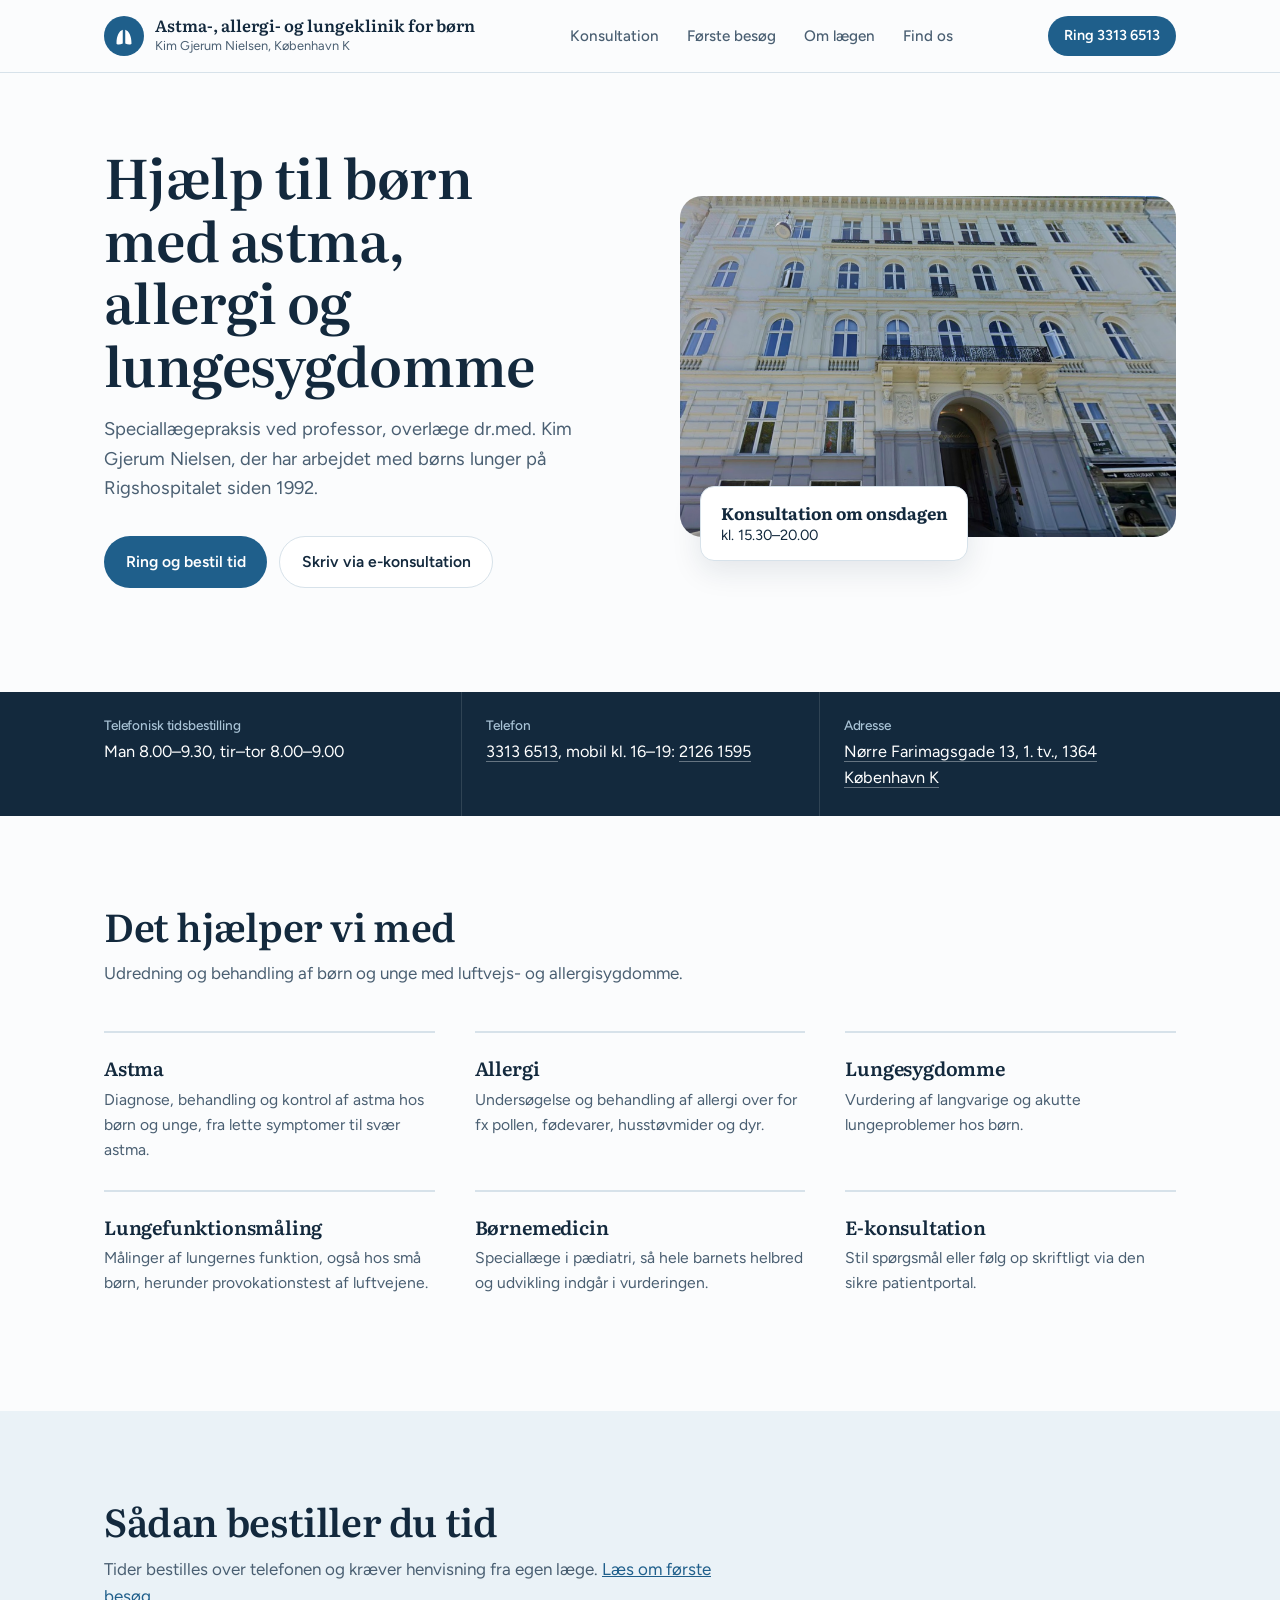
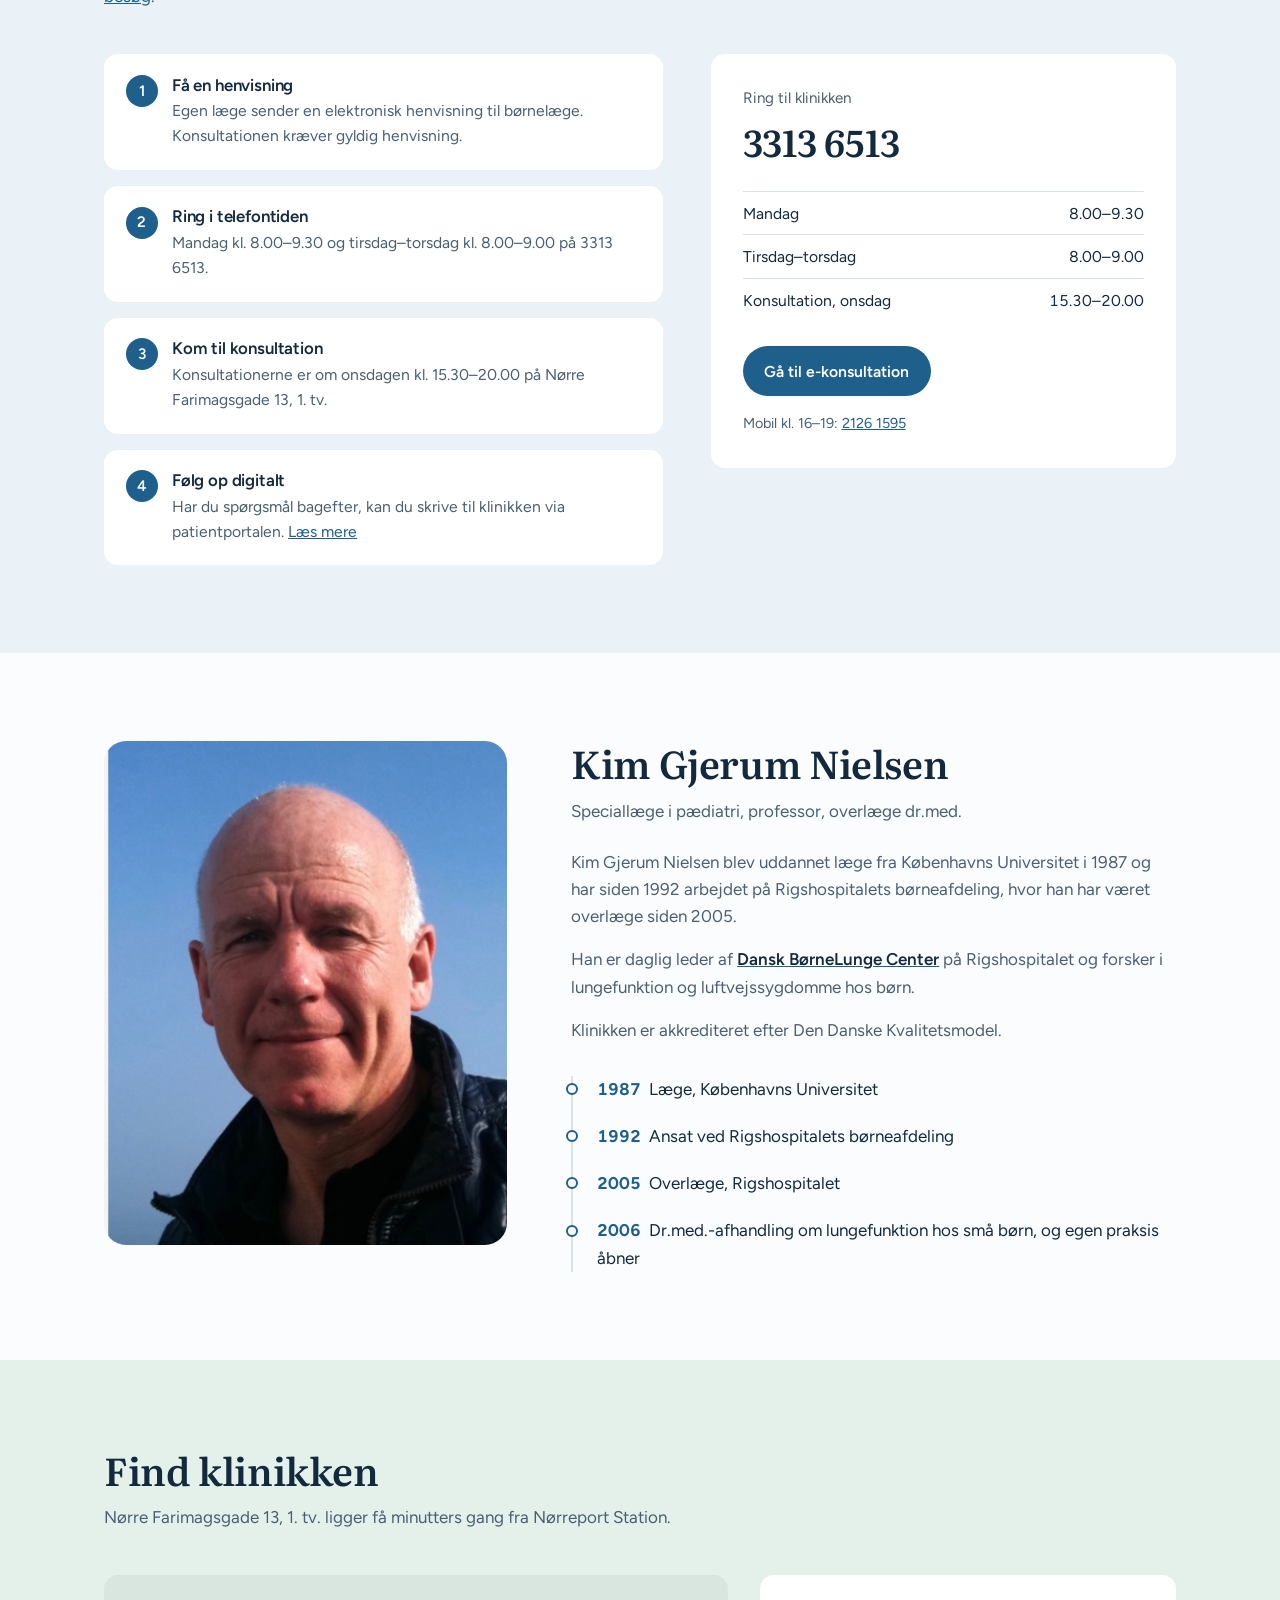
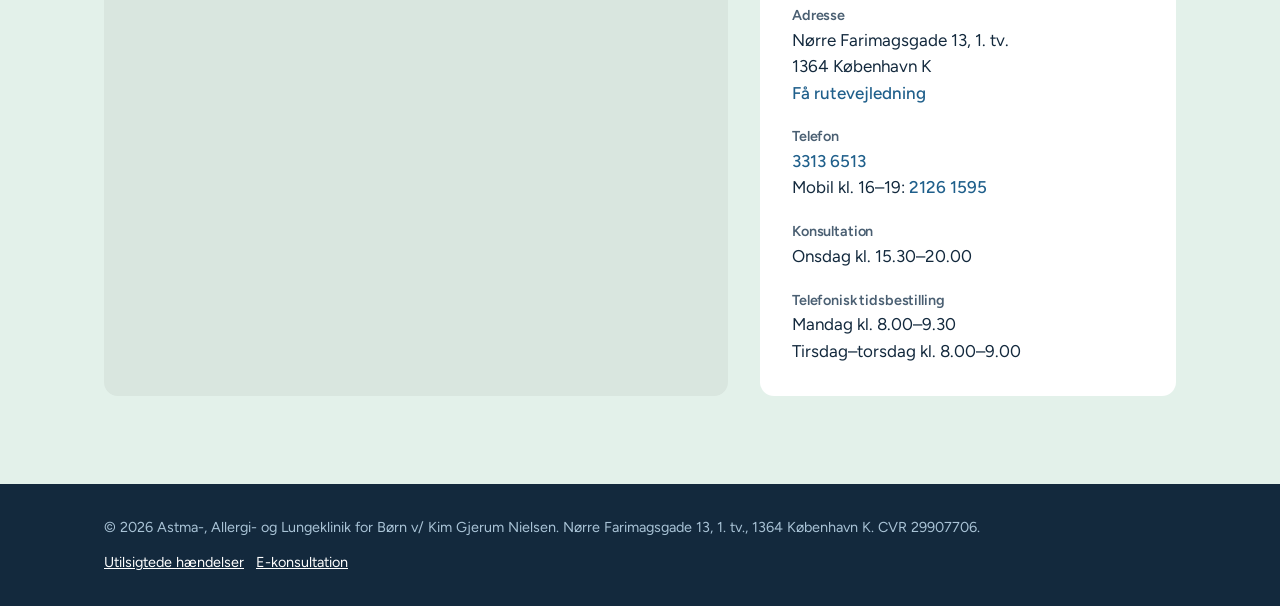
<file: index.html>
<!DOCTYPE html>
<html lang="da">
<head>
<meta charset="UTF-8">
<meta name="viewport" content="width=device-width, initial-scale=1">
<title>Astma-, allergi- og lungeklinik for børn | Kim Gjerum Nielsen, København K</title>
<meta name="description" content="Speciallægepraksis for børn med astma, allergi og lungesygdomme ved professor, overlæge dr.med. Kim Gjerum Nielsen. Nørre Farimagsgade 13, 1364 København K. Tlf. 3313 6513.">
<link rel="canonical" href="https://boerneastmaallergilunge.dk/">
<link rel="icon" href="data:image/svg+xml,<svg xmlns='http://www.w3.org/2000/svg' viewBox='0 0 32 32'><circle cx='16' cy='16' r='16' fill='%231f5f8b'/><path d='M10 22c0-6 2-10 5-11v11c-2 1-5 1-5 0zm12 0c0-6-2-10-5-11v11c2 1 5 1 5 0z' fill='white'/></svg>">
<link rel="preconnect" href="https://fonts.googleapis.com">
<link rel="preconnect" href="https://fonts.gstatic.com" crossorigin>
<link href="https://fonts.googleapis.com/css2?family=Literata:opsz,wght@7..72,400;7..72,600&family=Figtree:wght@400;500;600&display=swap" rel="stylesheet">
<link rel="stylesheet" href="style.css">
</head>
<body>
<header>
  <div class="wrap bar">
    <a href="./" class="brand" aria-label="Forside">
      <svg width="40" height="40" viewBox="0 0 32 32" aria-hidden="true"><circle cx="16" cy="16" r="16" fill="#1f5f8b"/><path d="M10 22c0-6 2-10 5-11v11c-2 1-5 1-5 0zm12 0c0-6-2-10-5-11v11c2 1 5 1 5 0z" fill="#fff"/></svg>
      <span><strong>Astma-, allergi- og lungeklinik for børn</strong><small>Kim Gjerum Nielsen, København K</small></span>
    </a>
    <button class="menu-toggle" aria-expanded="false" aria-controls="menu">Menu</button>
    <ul class="menu" id="menu">
      <li><a href="konsultation/">Konsultation</a></li>
      <li><a href="ny-patient/">Første besøg</a></li>
      <li><a href="#om">Om lægen</a></li>
      <li><a href="find-os/">Find os</a></li>
    </ul>
    <a href="tel:33136513" class="btn btn-solid btn-small">Ring 3313 6513</a>
  </div>
</header>

<main>
  <div class="hero">
    <div class="wrap hero-grid">
      <div>
        <h1>Hjælp til børn med astma, allergi og lungesygdomme</h1>
        <p>Speciallægepraksis ved professor, overlæge dr.med. Kim Gjerum Nielsen, der har arbejdet med børns lunger på Rigshospitalet siden 1992.</p>
        <div class="actions">
          <a href="tel:33136513" class="btn btn-solid">Ring og bestil tid</a>
          <a href="https://patientportal.egclinea.com/?id=648" target="_blank" rel="noopener" class="btn btn-line">Skriv via e-konsultation</a>
        </div>
      </div>
      <figure class="hero-photo">
        <img src="billeder/klinik.jpg" alt="Klinikken på Nørre Farimagsgade" width="1600" height="1100">
        <figcaption><strong>Konsultation om onsdagen</strong>kl. 15.30–20.00</figcaption>
      </figure>
    </div>
  </div>

  <div class="band">
    <div class="wrap band-grid">
      <div class="band-item">
        <h3>Telefonisk tidsbestilling</h3>
        <p>Man 8.00–9.30, tir–tor 8.00–9.00</p>
      </div>
      <div class="band-item">
        <h3>Telefon</h3>
        <p><a href="tel:33136513">3313 6513</a>, mobil kl. 16–19: <a href="tel:21261595">2126 1595</a></p>
      </div>
      <div class="band-item">
        <h3>Adresse</h3>
        <p><a href="#find">Nørre Farimagsgade 13, 1. tv., 1364 København K</a></p>
      </div>
    </div>
  </div>

  <section id="behandling">
    <div class="wrap">
      <div class="head">
        <h2>Det hjælper vi med</h2>
        <p>Udredning og behandling af børn og unge med luftvejs- og allergisygdomme.</p>
      </div>
      <div class="areas">
        <div class="area"><h3>Astma</h3><p>Diagnose, behandling og kontrol af astma hos børn og unge, fra lette symptomer til svær astma.</p></div>
        <div class="area"><h3>Allergi</h3><p>Undersøgelse og behandling af allergi over for fx pollen, fødevarer, husstøvmider og dyr.</p></div>
        <div class="area"><h3>Lungesygdomme</h3><p>Vurdering af langvarige og akutte lungeproblemer hos børn.</p></div>
        <div class="area"><h3>Lungefunktionsmåling</h3><p>Målinger af lungernes funktion, også hos små børn, herunder provokationstest af luftvejene.</p></div>
        <div class="area"><h3>Børnemedicin</h3><p>Speciallæge i pædiatri, så hele barnets helbred og udvikling indgår i vurderingen.</p></div>
        <div class="area"><h3>E-konsultation</h3><p>Stil spørgsmål eller følg op skriftligt via den sikre patientportal.</p></div>
      </div>
    </div>
  </section>

  <section id="tid" class="booking">
    <div class="wrap">
      <div class="head">
        <h2>Sådan bestiller du tid</h2>
        <p>Tider bestilles over telefonen og kræver henvisning fra egen læge. <a href="ny-patient/">Læs om første besøg</a>.</p>
      </div>
      <div class="booking-grid">
        <ol class="steps">
          <li><h3>Få en henvisning</h3><p>Egen læge sender en elektronisk henvisning til børnelæge. Konsultationen kræver gyldig henvisning.</p></li>
          <li><h3>Ring i telefontiden</h3><p>Mandag kl. 8.00–9.30 og tirsdag–torsdag kl. 8.00–9.00 på 3313 6513.</p></li>
          <li><h3>Kom til konsultation</h3><p>Konsultationerne er om onsdagen kl. 15.30–20.00 på Nørre Farimagsgade 13, 1. tv.</p></li>
          <li><h3>Følg op digitalt</h3><p>Har du spørgsmål bagefter, kan du skrive til klinikken via patientportalen. <a href="telefonkonsultation1/">Læs mere</a></p></li>
        </ol>
        <div class="callbox">
          <p class="label">Ring til klinikken</p>
          <a href="tel:33136513" class="phone">3313 6513</a>
          <table class="times">
            <tr><td>Mandag</td><td>8.00–9.30</td></tr>
            <tr><td>Tirsdag–torsdag</td><td>8.00–9.00</td></tr>
            <tr><td>Konsultation, onsdag</td><td>15.30–20.00</td></tr>
          </table>
          <a href="https://patientportal.egclinea.com/?id=648" target="_blank" rel="noopener" class="btn btn-solid">Gå til e-konsultation</a>
          <p class="note">Mobil kl. 16–19: <a href="tel:21261595">2126 1595</a></p>
        </div>
      </div>
    </div>
  </section>

  <section id="om">
    <div class="wrap about-grid">
      <img src="billeder/portraet.jpg" alt="Kim Gjerum Nielsen" width="800" height="1000">
      <div class="about-text">
        <div class="head" style="margin-bottom:1.5rem">
          <h2>Kim Gjerum Nielsen</h2>
          <p>Speciallæge i pædiatri, professor, overlæge dr.med.</p>
        </div>
        <p>Kim Gjerum Nielsen blev uddannet læge fra Københavns Universitet i 1987 og har siden 1992 arbejdet på Rigshospitalets børneafdeling, hvor han har været overlæge siden 2005.</p>
        <p>Han er daglig leder af <a href="https://www.rigshospitalet.dk/afdelinger-og-klinikker/julianemarie/boerne-unge-klinikken/dansk-boernelungecenter/Sider/default.aspx" target="_blank" rel="noopener"><strong>Dansk BørneLunge Center</strong></a> på Rigshospitalet og forsker i lungefunktion og luftvejssygdomme hos børn.</p>
        <p>Klinikken er akkrediteret efter Den Danske Kvalitetsmodel.</p>
        <ul class="timeline">
          <li><b>1987</b>Læge, Københavns Universitet</li>
          <li><b>1992</b>Ansat ved Rigshospitalets børneafdeling</li>
          <li><b>2005</b>Overlæge, Rigshospitalet</li>
          <li><b>2006</b>Dr.med.-afhandling om lungefunktion hos små børn, og egen praksis åbner</li>
        </ul>
      </div>
    </div>
  </section>

  <section id="find" class="find">
    <div class="wrap">
      <div class="head">
        <h2>Find klinikken</h2>
        <p>Nørre Farimagsgade 13, 1. tv. ligger få minutters gang fra Nørreport Station.</p>
      </div>
      <div class="find-grid">
        <div class="map">
          <iframe
            src="https://maps.google.com/maps?q=N%C3%B8rre%20Farimagsgade%2013%2C%201364%20K%C3%B8benhavn%20K&z=16&output=embed"
            title="Kort over Nørre Farimagsgade 13, København K"
            loading="lazy" referrerpolicy="no-referrer-when-downgrade" allowfullscreen></iframe>
        </div>
        <div class="contact">
          <div><h3>Adresse</h3><p>Nørre Farimagsgade 13, 1. tv.<br>1364 København K</p><p><a href="https://www.google.com/maps/dir/?api=1&destination=N%C3%B8rre%20Farimagsgade%2013%2C%201364%20K%C3%B8benhavn%20K" target="_blank" rel="noopener">Få rutevejledning</a></p></div>
          <div><h3>Telefon</h3><p><a href="tel:33136513">3313 6513</a><br>Mobil kl. 16–19: <a href="tel:21261595">2126 1595</a></p></div>
          <div><h3>Konsultation</h3><p>Onsdag kl. 15.30–20.00</p></div>
          <div><h3>Telefonisk tidsbestilling</h3><p>Mandag kl. 8.00–9.30<br>Tirsdag–torsdag kl. 8.00–9.00</p></div>
        </div>
      </div>
    </div>
  </section>
</main>

<footer>
  <div class="wrap foot">
    <p>© <span id="year">2026</span> Astma-, Allergi- og Lungeklinik for Børn v/ Kim Gjerum Nielsen. Nørre Farimagsgade 13, 1. tv., 1364 København K. CVR 29907706.</p>
    <p><a href="utilsigtede-haendelser/">Utilsigtede hændelser</a> &nbsp; <a href="https://patientportal.egclinea.com/?id=648" target="_blank" rel="noopener">E-konsultation</a></p>
  </div>
</footer>

<script>
  document.getElementById('year').textContent = new Date().getFullYear();
  const t = document.querySelector('.menu-toggle'), m = document.getElementById('menu');
  t.addEventListener('click', () => { const o = m.classList.toggle('open'); t.setAttribute('aria-expanded', o); });
  m.querySelectorAll('a').forEach(a => a.addEventListener('click', () => { m.classList.remove('open'); t.setAttribute('aria-expanded', false); }));
</script>
</body>
</html>
</file>
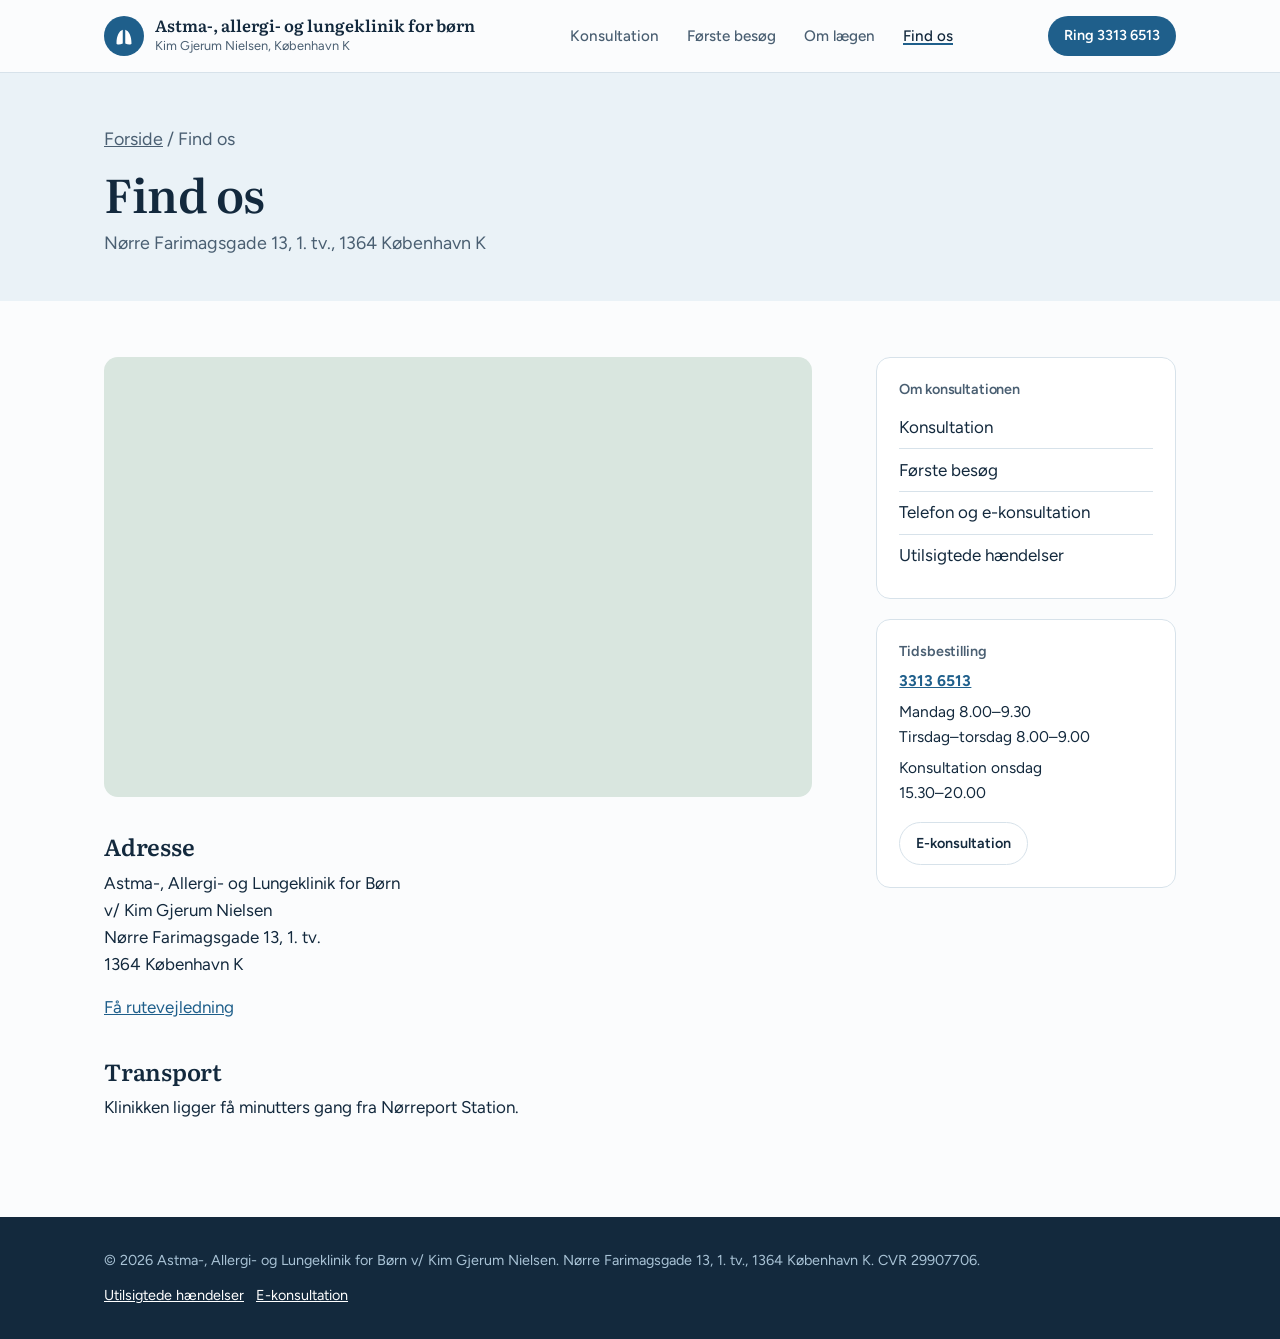
<file: find-os/index.html>
<!DOCTYPE html>
<html lang="da">
<head>
<meta charset="UTF-8">
<meta name="viewport" content="width=device-width, initial-scale=1">
<title>Find os | Astma-, allergi- og lungeklinik for børn</title>
<meta name="description" content="Astma-, allergi- og lungeklinik for børn ligger på Nørre Farimagsgade 13, 1. tv., 1364 København K, tæt på Nørreport Station.">
<link rel="canonical" href="https://boerneastmaallergilunge.dk/find-os/">
<link rel="icon" href="data:image/svg+xml,<svg xmlns='http://www.w3.org/2000/svg' viewBox='0 0 32 32'><circle cx='16' cy='16' r='16' fill='%231f5f8b'/><path d='M10 22c0-6 2-10 5-11v11c-2 1-5 1-5 0zm12 0c0-6-2-10-5-11v11c2 1 5 1 5 0z' fill='white'/></svg>">
<link rel="preconnect" href="https://fonts.googleapis.com">
<link rel="preconnect" href="https://fonts.gstatic.com" crossorigin>
<link href="https://fonts.googleapis.com/css2?family=Literata:opsz,wght@7..72,400;7..72,600&family=Figtree:wght@400;500;600&display=swap" rel="stylesheet">
<link rel="stylesheet" href="../style.css">
</head>
<body>
<header>
  <div class="wrap bar">
    <a href="../" class="brand" aria-label="Forside">
      <svg width="40" height="40" viewBox="0 0 32 32" aria-hidden="true"><circle cx="16" cy="16" r="16" fill="#1f5f8b"/><path d="M10 22c0-6 2-10 5-11v11c-2 1-5 1-5 0zm12 0c0-6-2-10-5-11v11c2 1 5 1 5 0z" fill="#fff"/></svg>
      <span><strong>Astma-, allergi- og lungeklinik for børn</strong><small>Kim Gjerum Nielsen, København K</small></span>
    </a>
    <button class="menu-toggle" aria-expanded="false" aria-controls="menu">Menu</button>
    <ul class="menu" id="menu">
      <li><a href="../konsultation/">Konsultation</a></li>
      <li><a href="../ny-patient/">Første besøg</a></li>
      <li><a href="../#om">Om lægen</a></li>
      <li><a href="../find-os/" class="active">Find os</a></li>
    </ul>
    <a href="tel:33136513" class="btn btn-solid btn-small">Ring 3313 6513</a>
  </div>
</header>

<main>
  <div class="page-head">
    <div class="wrap">
      <p class="crumbs"><a href="../">Forside</a> / Find os</p>
      <h1>Find os</h1>
      <p>Nørre Farimagsgade 13, 1. tv., 1364 København K</p>
    </div>
  </div>
  <div class="page">
    <div class="wrap page-grid">
      <div class="prose">

        <div class="map-full">
          <iframe src="https://maps.google.com/maps?q=N%C3%B8rre%20Farimagsgade%2013%2C%201364%20K%C3%B8benhavn%20K&z=16&output=embed" title="Kort over Nørre Farimagsgade 13, København K" loading="lazy" referrerpolicy="no-referrer-when-downgrade" allowfullscreen></iframe>
        </div>
        <h2>Adresse</h2>
        <p>Astma-, Allergi- og Lungeklinik for Børn<br>v/ Kim Gjerum Nielsen<br>Nørre Farimagsgade 13, 1. tv.<br>1364 København K</p>
        <p><a href="https://www.google.com/maps/dir/?api=1&destination=N%C3%B8rre%20Farimagsgade%2013%2C%201364%20K%C3%B8benhavn%20K" target="_blank" rel="noopener">Få rutevejledning</a></p>
        <h2>Transport</h2>
        <p>Klinikken ligger få minutters gang fra Nørreport Station.</p>
      </div>
      <aside class="side">
        <div class="side-box">
          <h2>Om konsultationen</h2>
          <ul class="subnav"><li><a href="../konsultation/">Konsultation</a></li><li><a href="../ny-patient/">Første besøg</a></li><li><a href="../telefonkonsultation1/">Telefon og e-konsultation</a></li><li><a href="../utilsigtede-haendelser/">Utilsigtede hændelser</a></li></ul>
        </div>
        <div class="side-box">
          <h2>Tidsbestilling</h2>
          <p><a href="tel:33136513"><strong>3313 6513</strong></a></p>
          <p>Mandag 8.00–9.30<br>Tirsdag–torsdag 8.00–9.00</p>
          <p>Konsultation onsdag<br>15.30–20.00</p>
          <a href="https://patientportal.egclinea.com/?id=648" target="_blank" rel="noopener" class="btn btn-line btn-small">E-konsultation</a>
        </div>
      </aside>
    </div>
  </div>
</main>

<footer>
  <div class="wrap foot">
    <p>© <span id="year">2026</span> Astma-, Allergi- og Lungeklinik for Børn v/ Kim Gjerum Nielsen. Nørre Farimagsgade 13, 1. tv., 1364 København K. CVR 29907706.</p>
    <p><a href="../utilsigtede-haendelser/">Utilsigtede hændelser</a> &nbsp; <a href="https://patientportal.egclinea.com/?id=648" target="_blank" rel="noopener">E-konsultation</a></p>
  </div>
</footer>

<script>
  document.getElementById('year').textContent = new Date().getFullYear();
  const t = document.querySelector('.menu-toggle'), m = document.getElementById('menu');
  t.addEventListener('click', () => { const o = m.classList.toggle('open'); t.setAttribute('aria-expanded', o); });
  m.querySelectorAll('a').forEach(a => a.addEventListener('click', () => { m.classList.remove('open'); t.setAttribute('aria-expanded', false); }));
</script>
</body>
</html>
</file>
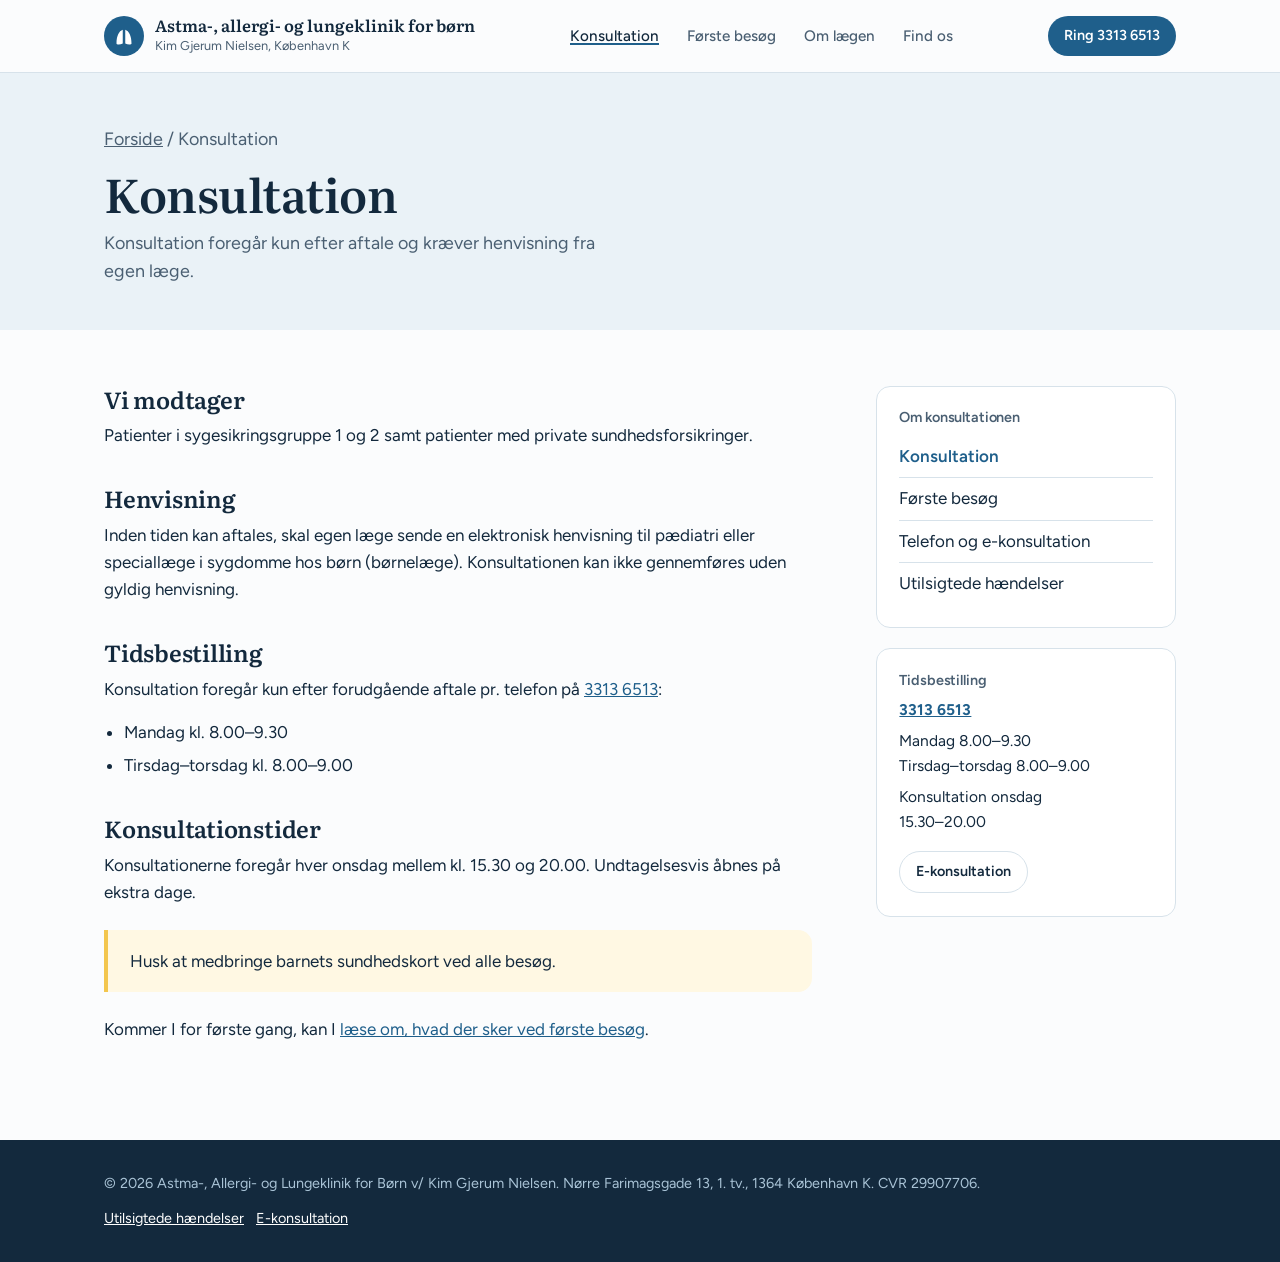
<file: konsultation/index.html>
<!DOCTYPE html>
<html lang="da">
<head>
<meta charset="UTF-8">
<meta name="viewport" content="width=device-width, initial-scale=1">
<title>Konsultation | Astma-, allergi- og lungeklinik for børn</title>
<meta name="description" content="Sådan foregår konsultation hos Astma-, allergi- og lungeklinik for børn: henvisning, tidsbestilling og åbningstider.">
<link rel="canonical" href="https://boerneastmaallergilunge.dk/konsultation/">
<link rel="icon" href="data:image/svg+xml,<svg xmlns='http://www.w3.org/2000/svg' viewBox='0 0 32 32'><circle cx='16' cy='16' r='16' fill='%231f5f8b'/><path d='M10 22c0-6 2-10 5-11v11c-2 1-5 1-5 0zm12 0c0-6-2-10-5-11v11c2 1 5 1 5 0z' fill='white'/></svg>">
<link rel="preconnect" href="https://fonts.googleapis.com">
<link rel="preconnect" href="https://fonts.gstatic.com" crossorigin>
<link href="https://fonts.googleapis.com/css2?family=Literata:opsz,wght@7..72,400;7..72,600&family=Figtree:wght@400;500;600&display=swap" rel="stylesheet">
<link rel="stylesheet" href="../style.css">
</head>
<body>
<header>
  <div class="wrap bar">
    <a href="../" class="brand" aria-label="Forside">
      <svg width="40" height="40" viewBox="0 0 32 32" aria-hidden="true"><circle cx="16" cy="16" r="16" fill="#1f5f8b"/><path d="M10 22c0-6 2-10 5-11v11c-2 1-5 1-5 0zm12 0c0-6-2-10-5-11v11c2 1 5 1 5 0z" fill="#fff"/></svg>
      <span><strong>Astma-, allergi- og lungeklinik for børn</strong><small>Kim Gjerum Nielsen, København K</small></span>
    </a>
    <button class="menu-toggle" aria-expanded="false" aria-controls="menu">Menu</button>
    <ul class="menu" id="menu">
      <li><a href="../konsultation/" class="active">Konsultation</a></li>
      <li><a href="../ny-patient/">Første besøg</a></li>
      <li><a href="../#om">Om lægen</a></li>
      <li><a href="../find-os/">Find os</a></li>
    </ul>
    <a href="tel:33136513" class="btn btn-solid btn-small">Ring 3313 6513</a>
  </div>
</header>

<main>
  <div class="page-head">
    <div class="wrap">
      <p class="crumbs"><a href="../">Forside</a> / Konsultation</p>
      <h1>Konsultation</h1>
      <p>Konsultation foregår kun efter aftale og kræver henvisning fra egen læge.</p>
    </div>
  </div>
  <div class="page">
    <div class="wrap page-grid">
      <div class="prose">

        <h2>Vi modtager</h2>
        <p>Patienter i sygesikringsgruppe 1 og 2 samt patienter med private sundhedsforsikringer.</p>

        <h2>Henvisning</h2>
        <p>Inden tiden kan aftales, skal egen læge sende en elektronisk henvisning til pædiatri eller speciallæge i sygdomme hos børn (børnelæge). Konsultationen kan ikke gennemføres uden gyldig henvisning.</p>

        <h2>Tidsbestilling</h2>
        <p>Konsultation foregår kun efter forudgående aftale pr. telefon på <a href="tel:33136513">3313 6513</a>:</p>
        <ul>
          <li>Mandag kl. 8.00–9.30</li>
          <li>Tirsdag–torsdag kl. 8.00–9.00</li>
        </ul>

        <h2>Konsultationstider</h2>
        <p>Konsultationerne foregår hver onsdag mellem kl. 15.30 og 20.00. Undtagelsesvis åbnes på ekstra dage.</p>

        <div class="callout">
          <p>Husk at medbringe barnets sundhedskort ved alle besøg.</p>
        </div>

        <p>Kommer I for første gang, kan I <a href="../ny-patient/">læse om, hvad der sker ved første besøg</a>.</p>
      </div>
      <aside class="side">
        <div class="side-box">
          <h2>Om konsultationen</h2>
          <ul class="subnav"><li><a href="../konsultation/" aria-current="page">Konsultation</a></li><li><a href="../ny-patient/">Første besøg</a></li><li><a href="../telefonkonsultation1/">Telefon og e-konsultation</a></li><li><a href="../utilsigtede-haendelser/">Utilsigtede hændelser</a></li></ul>
        </div>
        <div class="side-box">
          <h2>Tidsbestilling</h2>
          <p><a href="tel:33136513"><strong>3313 6513</strong></a></p>
          <p>Mandag 8.00–9.30<br>Tirsdag–torsdag 8.00–9.00</p>
          <p>Konsultation onsdag<br>15.30–20.00</p>
          <a href="https://patientportal.egclinea.com/?id=648" target="_blank" rel="noopener" class="btn btn-line btn-small">E-konsultation</a>
        </div>
      </aside>
    </div>
  </div>
</main>

<footer>
  <div class="wrap foot">
    <p>© <span id="year">2026</span> Astma-, Allergi- og Lungeklinik for Børn v/ Kim Gjerum Nielsen. Nørre Farimagsgade 13, 1. tv., 1364 København K. CVR 29907706.</p>
    <p><a href="../utilsigtede-haendelser/">Utilsigtede hændelser</a> &nbsp; <a href="https://patientportal.egclinea.com/?id=648" target="_blank" rel="noopener">E-konsultation</a></p>
  </div>
</footer>

<script>
  document.getElementById('year').textContent = new Date().getFullYear();
  const t = document.querySelector('.menu-toggle'), m = document.getElementById('menu');
  t.addEventListener('click', () => { const o = m.classList.toggle('open'); t.setAttribute('aria-expanded', o); });
  m.querySelectorAll('a').forEach(a => a.addEventListener('click', () => { m.classList.remove('open'); t.setAttribute('aria-expanded', false); }));
</script>
</body>
</html>
</file>
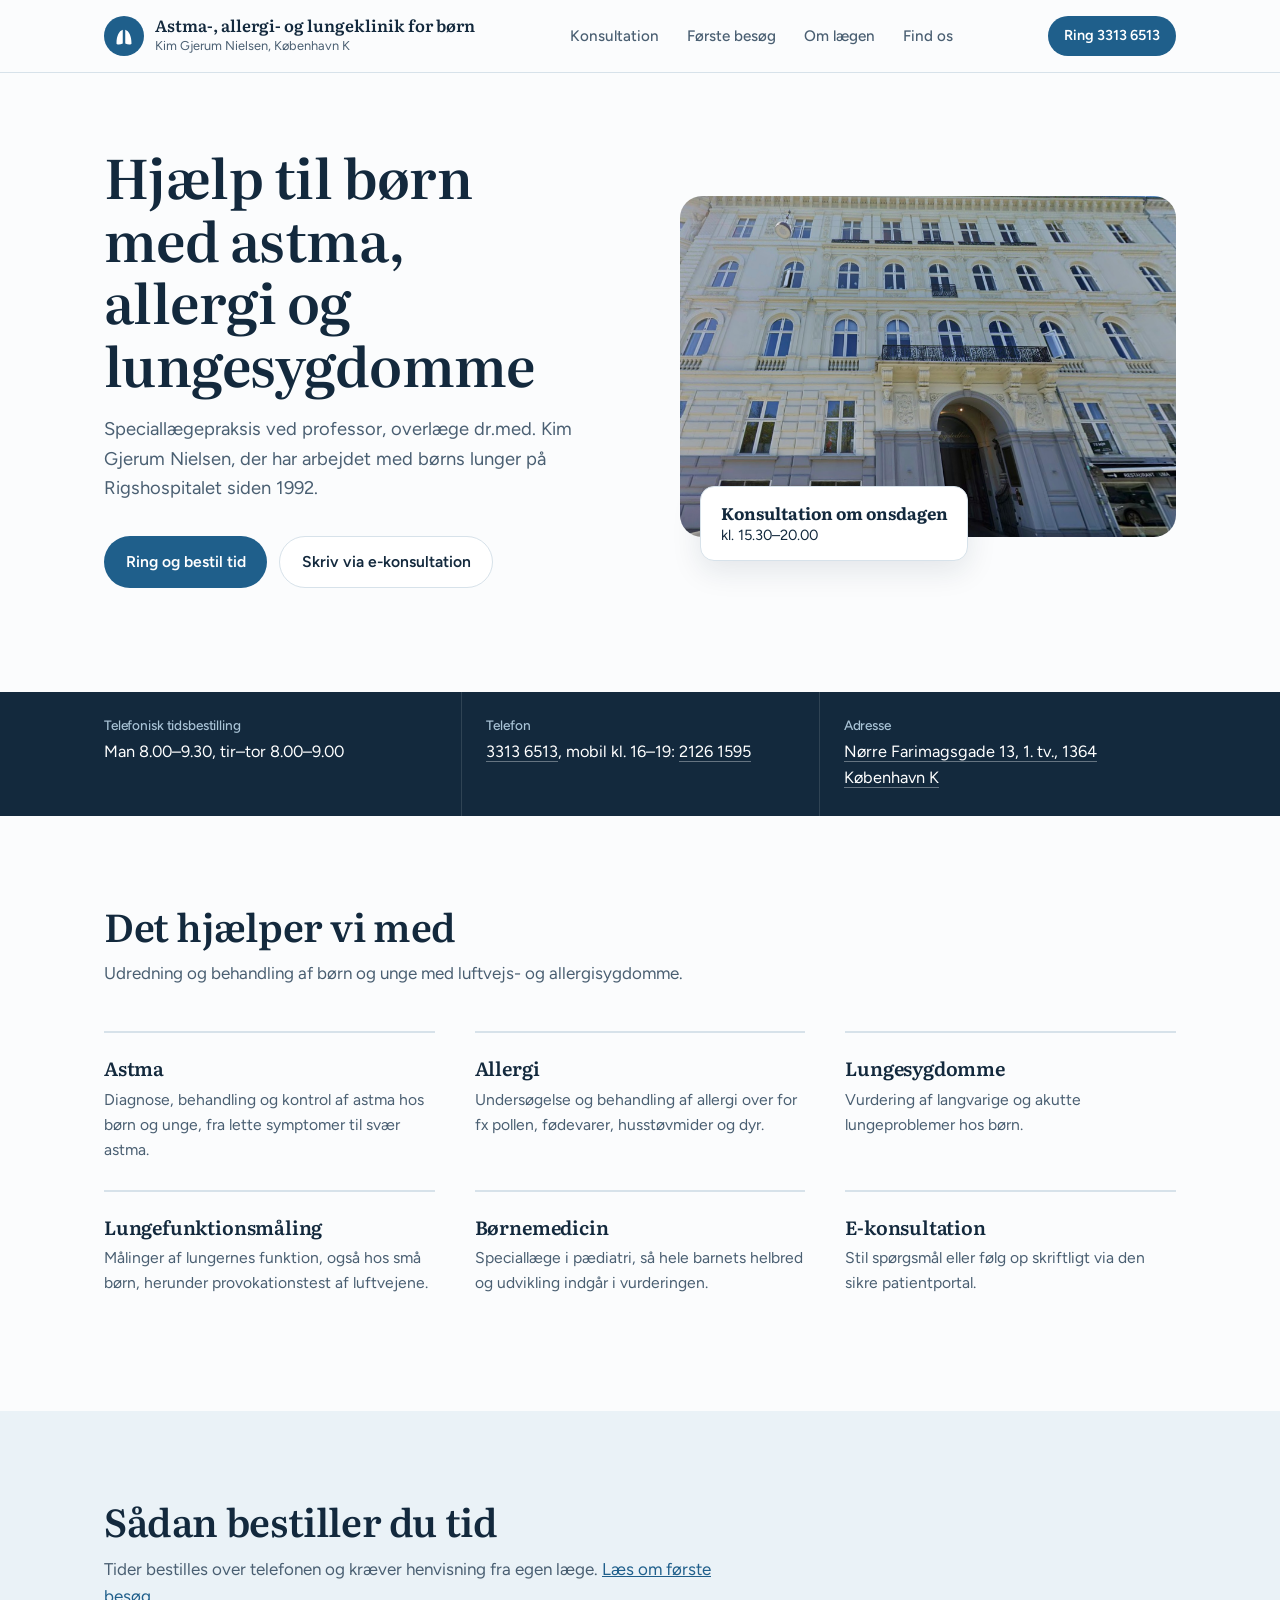
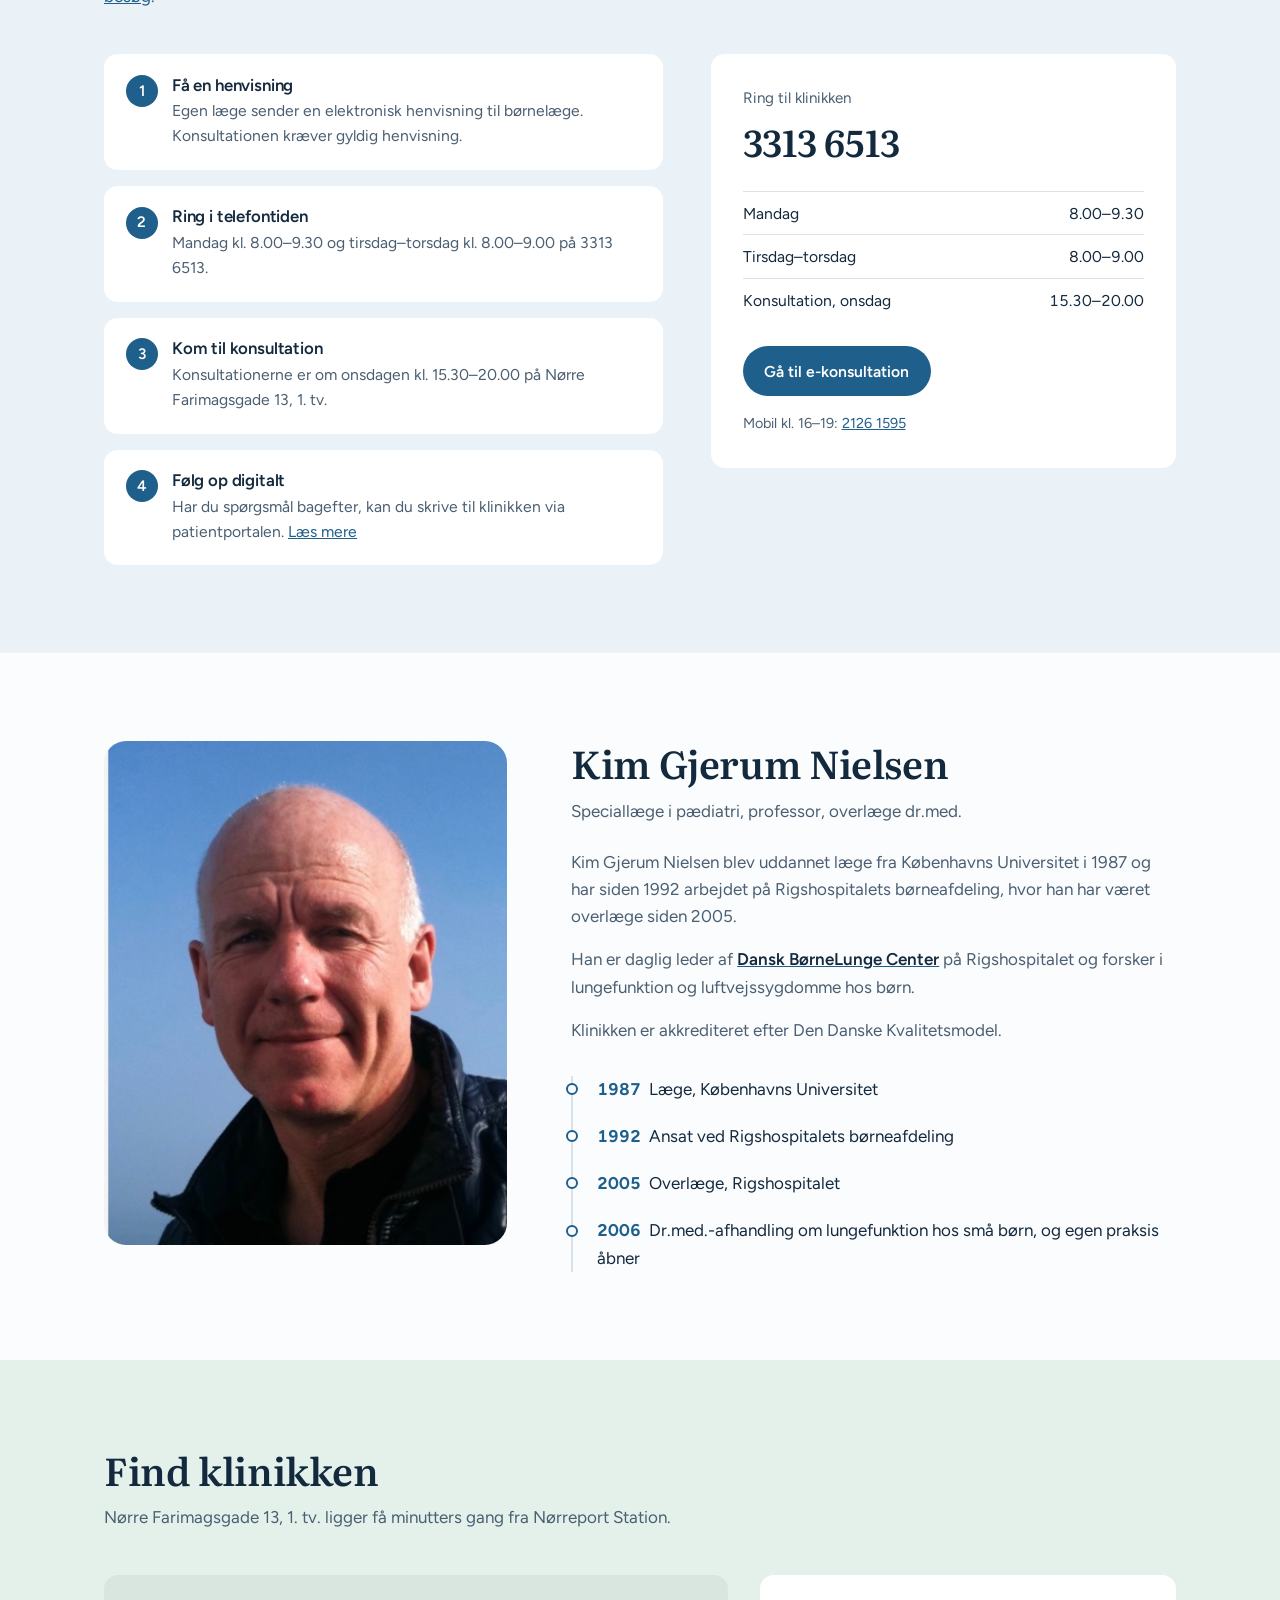
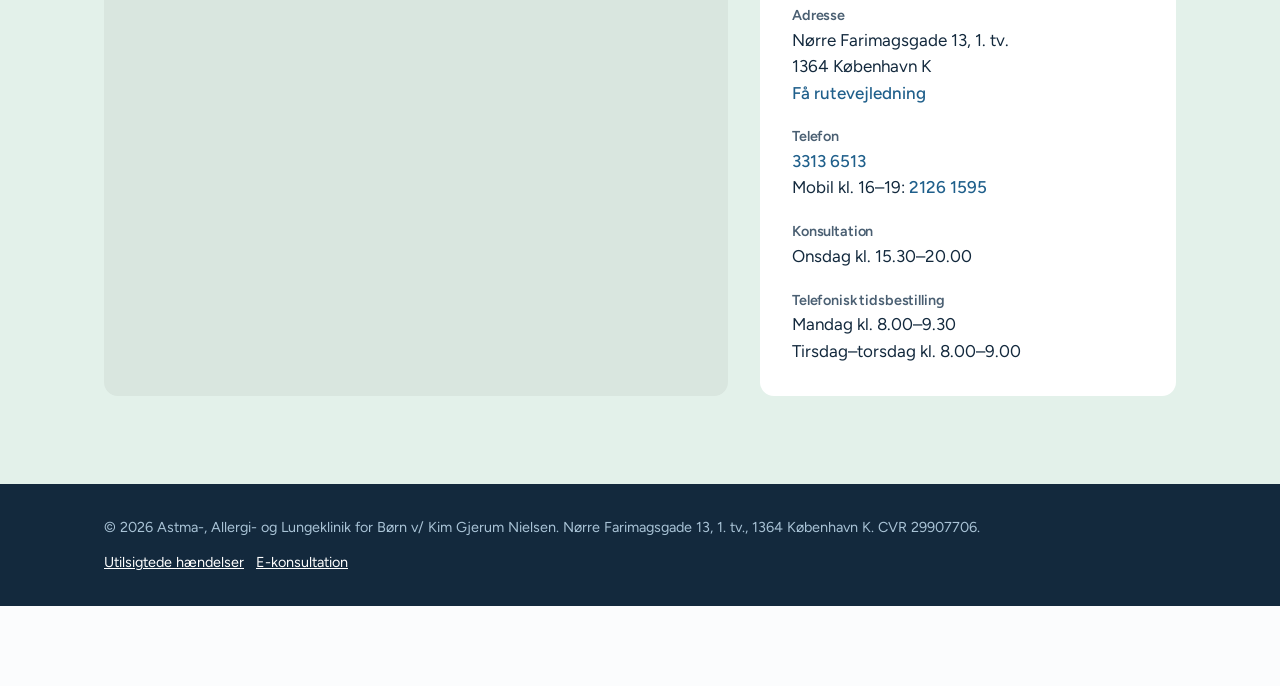
<file: links/index.html>
<!DOCTYPE html>
<html lang="da">
<head>
<meta charset="UTF-8">
<title>Siden er flyttet</title>
<link rel="canonical" href="https://boerneastmaallergilunge.dk/">
<meta name="robots" content="noindex">
<meta http-equiv="refresh" content="0; url=../">
</head>
<body>
<p>Siden er flyttet. <a href="../">Fortsæt her</a>.</p>
</body>
</html>
</file>
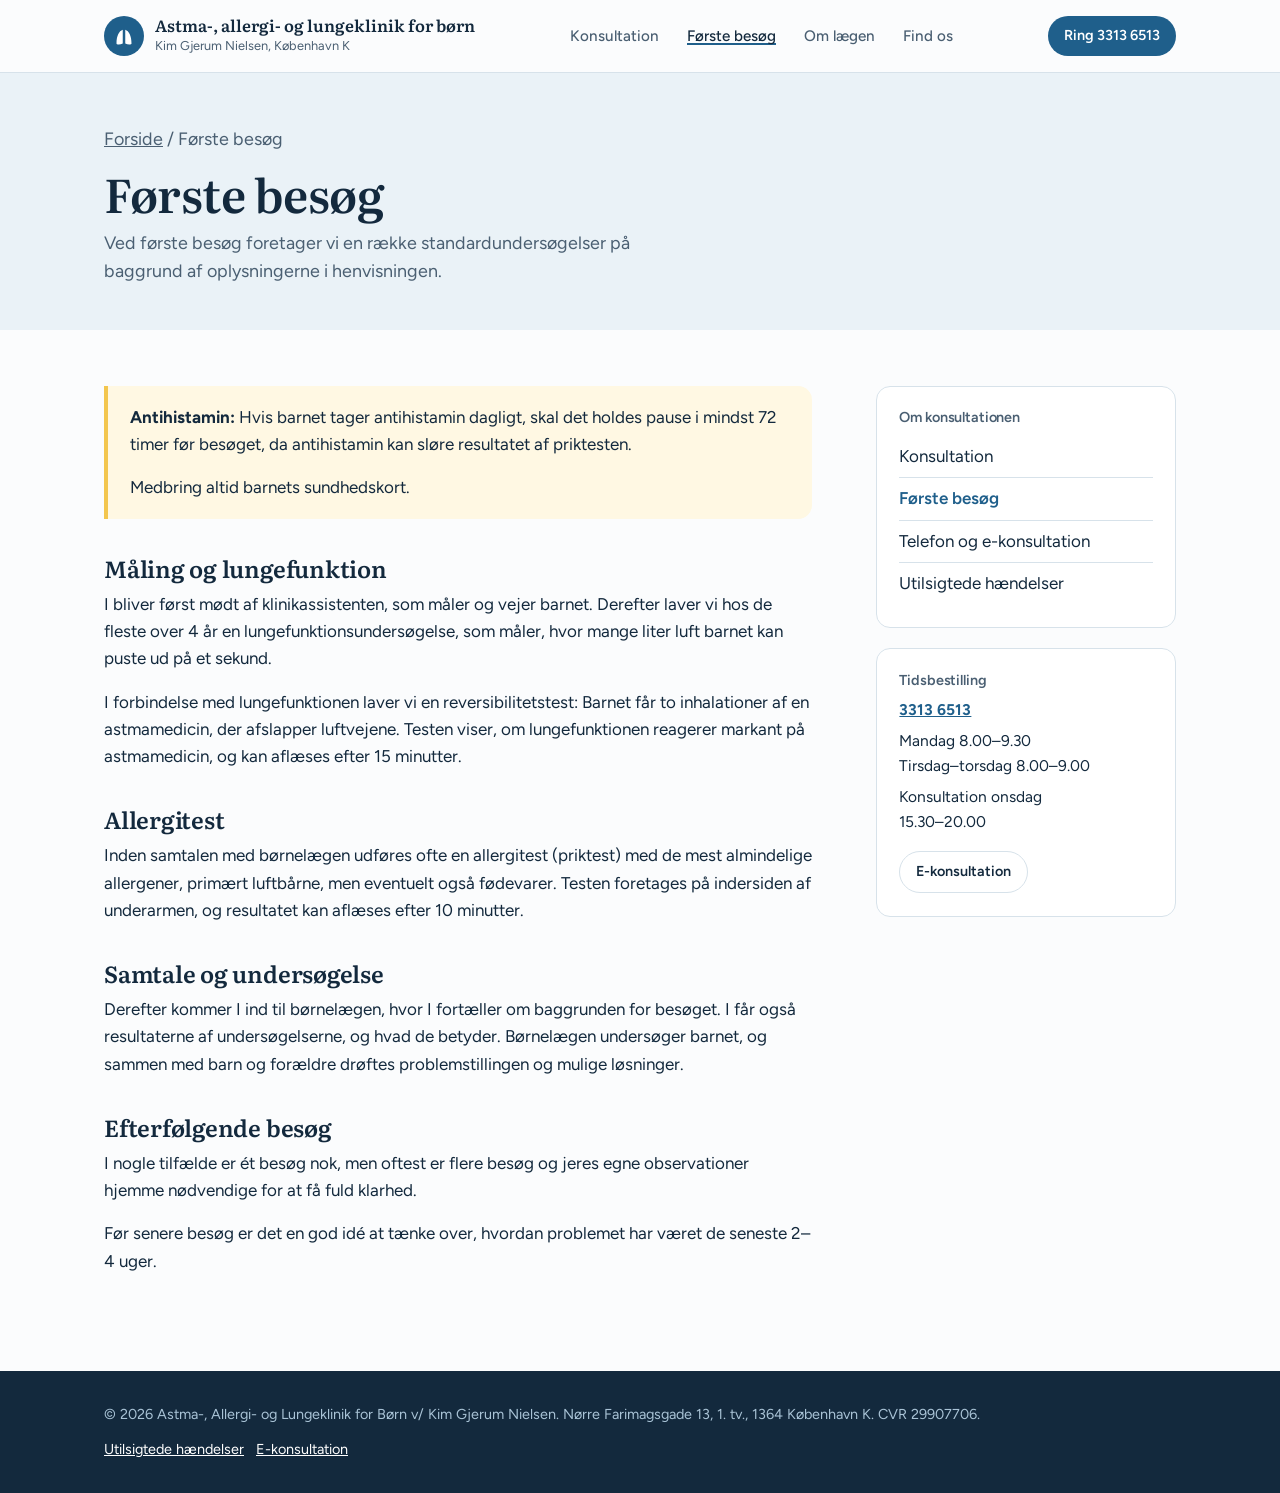
<file: ny-patient/index.html>
<!DOCTYPE html>
<html lang="da">
<head>
<meta charset="UTF-8">
<meta name="viewport" content="width=device-width, initial-scale=1">
<title>Første besøg | Astma-, allergi- og lungeklinik for børn</title>
<meta name="description" content="Hvad sker der ved første besøg i Astma-, allergi- og lungeklinik for børn? Lungefunktionsundersøgelse, priktest og samtale med børnelægen.">
<link rel="canonical" href="https://boerneastmaallergilunge.dk/ny-patient/">
<link rel="icon" href="data:image/svg+xml,<svg xmlns='http://www.w3.org/2000/svg' viewBox='0 0 32 32'><circle cx='16' cy='16' r='16' fill='%231f5f8b'/><path d='M10 22c0-6 2-10 5-11v11c-2 1-5 1-5 0zm12 0c0-6-2-10-5-11v11c2 1 5 1 5 0z' fill='white'/></svg>">
<link rel="preconnect" href="https://fonts.googleapis.com">
<link rel="preconnect" href="https://fonts.gstatic.com" crossorigin>
<link href="https://fonts.googleapis.com/css2?family=Literata:opsz,wght@7..72,400;7..72,600&family=Figtree:wght@400;500;600&display=swap" rel="stylesheet">
<link rel="stylesheet" href="../style.css">
</head>
<body>
<header>
  <div class="wrap bar">
    <a href="../" class="brand" aria-label="Forside">
      <svg width="40" height="40" viewBox="0 0 32 32" aria-hidden="true"><circle cx="16" cy="16" r="16" fill="#1f5f8b"/><path d="M10 22c0-6 2-10 5-11v11c-2 1-5 1-5 0zm12 0c0-6-2-10-5-11v11c2 1 5 1 5 0z" fill="#fff"/></svg>
      <span><strong>Astma-, allergi- og lungeklinik for børn</strong><small>Kim Gjerum Nielsen, København K</small></span>
    </a>
    <button class="menu-toggle" aria-expanded="false" aria-controls="menu">Menu</button>
    <ul class="menu" id="menu">
      <li><a href="../konsultation/">Konsultation</a></li>
      <li><a href="../ny-patient/" class="active">Første besøg</a></li>
      <li><a href="../#om">Om lægen</a></li>
      <li><a href="../find-os/">Find os</a></li>
    </ul>
    <a href="tel:33136513" class="btn btn-solid btn-small">Ring 3313 6513</a>
  </div>
</header>

<main>
  <div class="page-head">
    <div class="wrap">
      <p class="crumbs"><a href="../">Forside</a> / Første besøg</p>
      <h1>Første besøg</h1>
      <p>Ved første besøg foretager vi en række standardundersøgelser på baggrund af oplysningerne i henvisningen.</p>
    </div>
  </div>
  <div class="page">
    <div class="wrap page-grid">
      <div class="prose">

        <div class="callout">
          <p><strong>Antihistamin:</strong> Hvis barnet tager antihistamin dagligt, skal det holdes pause i mindst 72 timer før besøget, da antihistamin kan sløre resultatet af priktesten.</p>
          <p>Medbring altid barnets sundhedskort.</p>
        </div>

        <h2>Måling og lungefunktion</h2>
        <p>I bliver først mødt af klinikassistenten, som måler og vejer barnet. Derefter laver vi hos de fleste over 4 år en lungefunktionsundersøgelse, som måler, hvor mange liter luft barnet kan puste ud på et sekund.</p>
        <p>I forbindelse med lungefunktionen laver vi en reversibilitetstest: Barnet får to inhalationer af en astmamedicin, der afslapper luftvejene. Testen viser, om lungefunktionen reagerer markant på astmamedicin, og kan aflæses efter 15 minutter.</p>

        <h2>Allergitest</h2>
        <p>Inden samtalen med børnelægen udføres ofte en allergitest (priktest) med de mest almindelige allergener, primært luftbårne, men eventuelt også fødevarer. Testen foretages på indersiden af underarmen, og resultatet kan aflæses efter 10 minutter.</p>

        <h2>Samtale og undersøgelse</h2>
        <p>Derefter kommer I ind til børnelægen, hvor I fortæller om baggrunden for besøget. I får også resultaterne af undersøgelserne, og hvad de betyder. Børnelægen undersøger barnet, og sammen med barn og forældre drøftes problemstillingen og mulige løsninger.</p>

        <h2>Efterfølgende besøg</h2>
        <p>I nogle tilfælde er ét besøg nok, men oftest er flere besøg og jeres egne observationer hjemme nødvendige for at få fuld klarhed.</p>
        <p>Før senere besøg er det en god idé at tænke over, hvordan problemet har været de seneste 2–4 uger.</p>
      </div>
      <aside class="side">
        <div class="side-box">
          <h2>Om konsultationen</h2>
          <ul class="subnav"><li><a href="../konsultation/">Konsultation</a></li><li><a href="../ny-patient/" aria-current="page">Første besøg</a></li><li><a href="../telefonkonsultation1/">Telefon og e-konsultation</a></li><li><a href="../utilsigtede-haendelser/">Utilsigtede hændelser</a></li></ul>
        </div>
        <div class="side-box">
          <h2>Tidsbestilling</h2>
          <p><a href="tel:33136513"><strong>3313 6513</strong></a></p>
          <p>Mandag 8.00–9.30<br>Tirsdag–torsdag 8.00–9.00</p>
          <p>Konsultation onsdag<br>15.30–20.00</p>
          <a href="https://patientportal.egclinea.com/?id=648" target="_blank" rel="noopener" class="btn btn-line btn-small">E-konsultation</a>
        </div>
      </aside>
    </div>
  </div>
</main>

<footer>
  <div class="wrap foot">
    <p>© <span id="year">2026</span> Astma-, Allergi- og Lungeklinik for Børn v/ Kim Gjerum Nielsen. Nørre Farimagsgade 13, 1. tv., 1364 København K. CVR 29907706.</p>
    <p><a href="../utilsigtede-haendelser/">Utilsigtede hændelser</a> &nbsp; <a href="https://patientportal.egclinea.com/?id=648" target="_blank" rel="noopener">E-konsultation</a></p>
  </div>
</footer>

<script>
  document.getElementById('year').textContent = new Date().getFullYear();
  const t = document.querySelector('.menu-toggle'), m = document.getElementById('menu');
  t.addEventListener('click', () => { const o = m.classList.toggle('open'); t.setAttribute('aria-expanded', o); });
  m.querySelectorAll('a').forEach(a => a.addEventListener('click', () => { m.classList.remove('open'); t.setAttribute('aria-expanded', false); }));
</script>
</body>
</html>
</file>
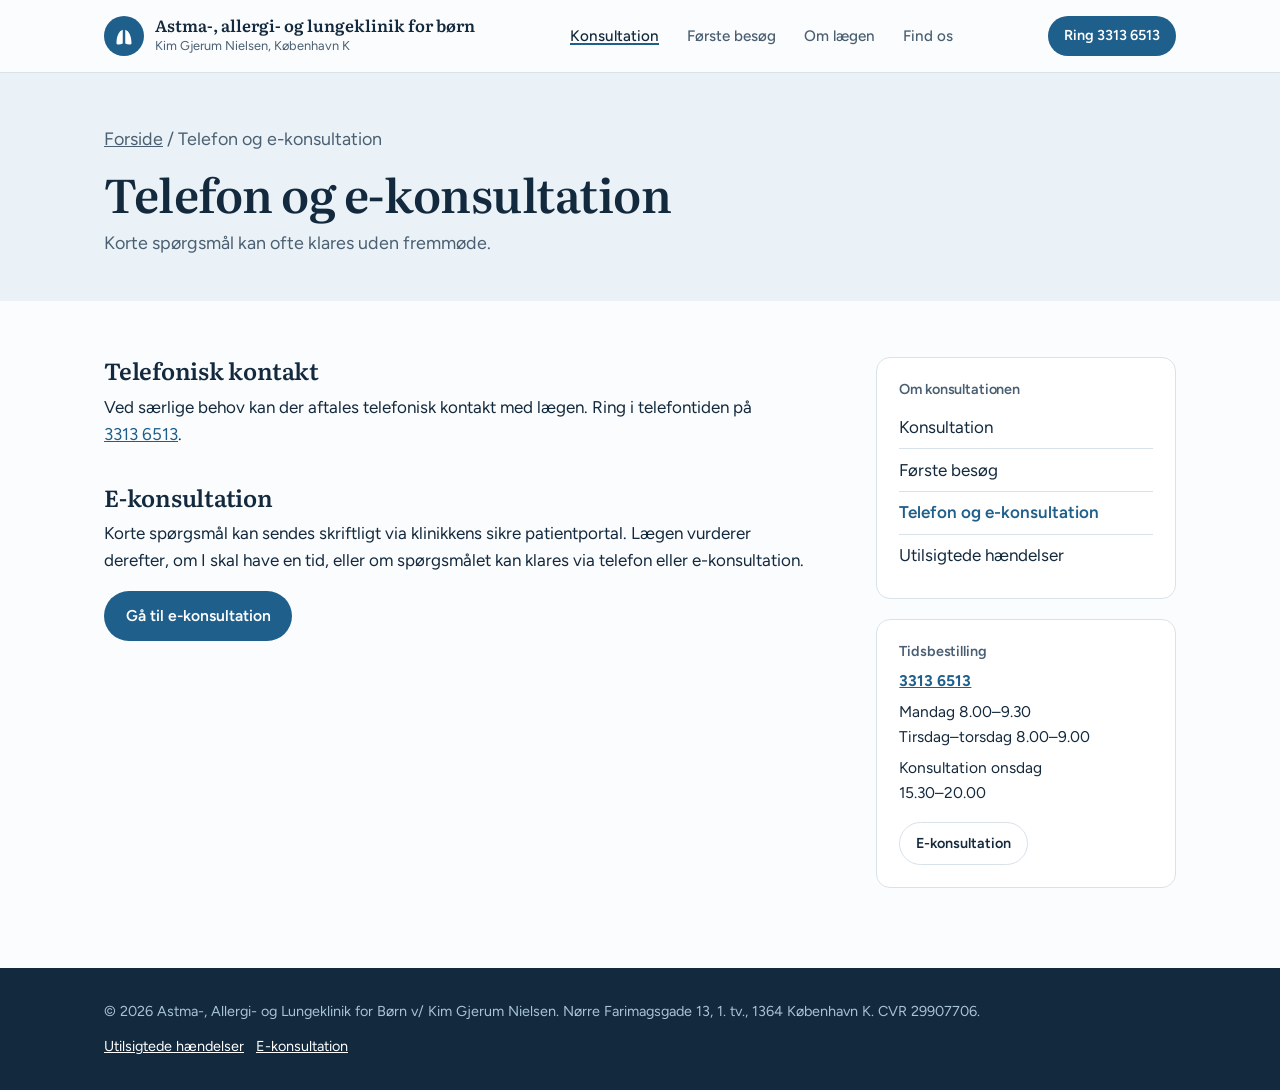
<file: telefonkonsultation1/index.html>
<!DOCTYPE html>
<html lang="da">
<head>
<meta charset="UTF-8">
<meta name="viewport" content="width=device-width, initial-scale=1">
<title>Telefon og e-konsultation | Astma-, allergi- og lungeklinik for børn</title>
<meta name="description" content="Telefonisk kontakt og e-konsultation hos Astma-, allergi- og lungeklinik for børn.">
<link rel="canonical" href="https://boerneastmaallergilunge.dk/telefonkonsultation1/">
<link rel="icon" href="data:image/svg+xml,<svg xmlns='http://www.w3.org/2000/svg' viewBox='0 0 32 32'><circle cx='16' cy='16' r='16' fill='%231f5f8b'/><path d='M10 22c0-6 2-10 5-11v11c-2 1-5 1-5 0zm12 0c0-6-2-10-5-11v11c2 1 5 1 5 0z' fill='white'/></svg>">
<link rel="preconnect" href="https://fonts.googleapis.com">
<link rel="preconnect" href="https://fonts.gstatic.com" crossorigin>
<link href="https://fonts.googleapis.com/css2?family=Literata:opsz,wght@7..72,400;7..72,600&family=Figtree:wght@400;500;600&display=swap" rel="stylesheet">
<link rel="stylesheet" href="../style.css">
</head>
<body>
<header>
  <div class="wrap bar">
    <a href="../" class="brand" aria-label="Forside">
      <svg width="40" height="40" viewBox="0 0 32 32" aria-hidden="true"><circle cx="16" cy="16" r="16" fill="#1f5f8b"/><path d="M10 22c0-6 2-10 5-11v11c-2 1-5 1-5 0zm12 0c0-6-2-10-5-11v11c2 1 5 1 5 0z" fill="#fff"/></svg>
      <span><strong>Astma-, allergi- og lungeklinik for børn</strong><small>Kim Gjerum Nielsen, København K</small></span>
    </a>
    <button class="menu-toggle" aria-expanded="false" aria-controls="menu">Menu</button>
    <ul class="menu" id="menu">
      <li><a href="../konsultation/" class="active">Konsultation</a></li>
      <li><a href="../ny-patient/">Første besøg</a></li>
      <li><a href="../#om">Om lægen</a></li>
      <li><a href="../find-os/">Find os</a></li>
    </ul>
    <a href="tel:33136513" class="btn btn-solid btn-small">Ring 3313 6513</a>
  </div>
</header>

<main>
  <div class="page-head">
    <div class="wrap">
      <p class="crumbs"><a href="../">Forside</a> / Telefon og e-konsultation</p>
      <h1>Telefon og e-konsultation</h1>
      <p>Korte spørgsmål kan ofte klares uden fremmøde.</p>
    </div>
  </div>
  <div class="page">
    <div class="wrap page-grid">
      <div class="prose">

        <h2>Telefonisk kontakt</h2>
        <p>Ved særlige behov kan der aftales telefonisk kontakt med lægen. Ring i telefontiden på <a href="tel:33136513">3313 6513</a>.</p>

        <h2>E-konsultation</h2>
        <p>Korte spørgsmål kan sendes skriftligt via klinikkens sikre patientportal. Lægen vurderer derefter, om I skal have en tid, eller om spørgsmålet kan klares via telefon eller e-konsultation.</p>
        <p><a href="https://patientportal.egclinea.com/?id=648" target="_blank" rel="noopener" class="btn btn-solid">Gå til e-konsultation</a></p>
      </div>
      <aside class="side">
        <div class="side-box">
          <h2>Om konsultationen</h2>
          <ul class="subnav"><li><a href="../konsultation/">Konsultation</a></li><li><a href="../ny-patient/">Første besøg</a></li><li><a href="../telefonkonsultation1/" aria-current="page">Telefon og e-konsultation</a></li><li><a href="../utilsigtede-haendelser/">Utilsigtede hændelser</a></li></ul>
        </div>
        <div class="side-box">
          <h2>Tidsbestilling</h2>
          <p><a href="tel:33136513"><strong>3313 6513</strong></a></p>
          <p>Mandag 8.00–9.30<br>Tirsdag–torsdag 8.00–9.00</p>
          <p>Konsultation onsdag<br>15.30–20.00</p>
          <a href="https://patientportal.egclinea.com/?id=648" target="_blank" rel="noopener" class="btn btn-line btn-small">E-konsultation</a>
        </div>
      </aside>
    </div>
  </div>
</main>

<footer>
  <div class="wrap foot">
    <p>© <span id="year">2026</span> Astma-, Allergi- og Lungeklinik for Børn v/ Kim Gjerum Nielsen. Nørre Farimagsgade 13, 1. tv., 1364 København K. CVR 29907706.</p>
    <p><a href="../utilsigtede-haendelser/">Utilsigtede hændelser</a> &nbsp; <a href="https://patientportal.egclinea.com/?id=648" target="_blank" rel="noopener">E-konsultation</a></p>
  </div>
</footer>

<script>
  document.getElementById('year').textContent = new Date().getFullYear();
  const t = document.querySelector('.menu-toggle'), m = document.getElementById('menu');
  t.addEventListener('click', () => { const o = m.classList.toggle('open'); t.setAttribute('aria-expanded', o); });
  m.querySelectorAll('a').forEach(a => a.addEventListener('click', () => { m.classList.remove('open'); t.setAttribute('aria-expanded', false); }));
</script>
</body>
</html>
</file>
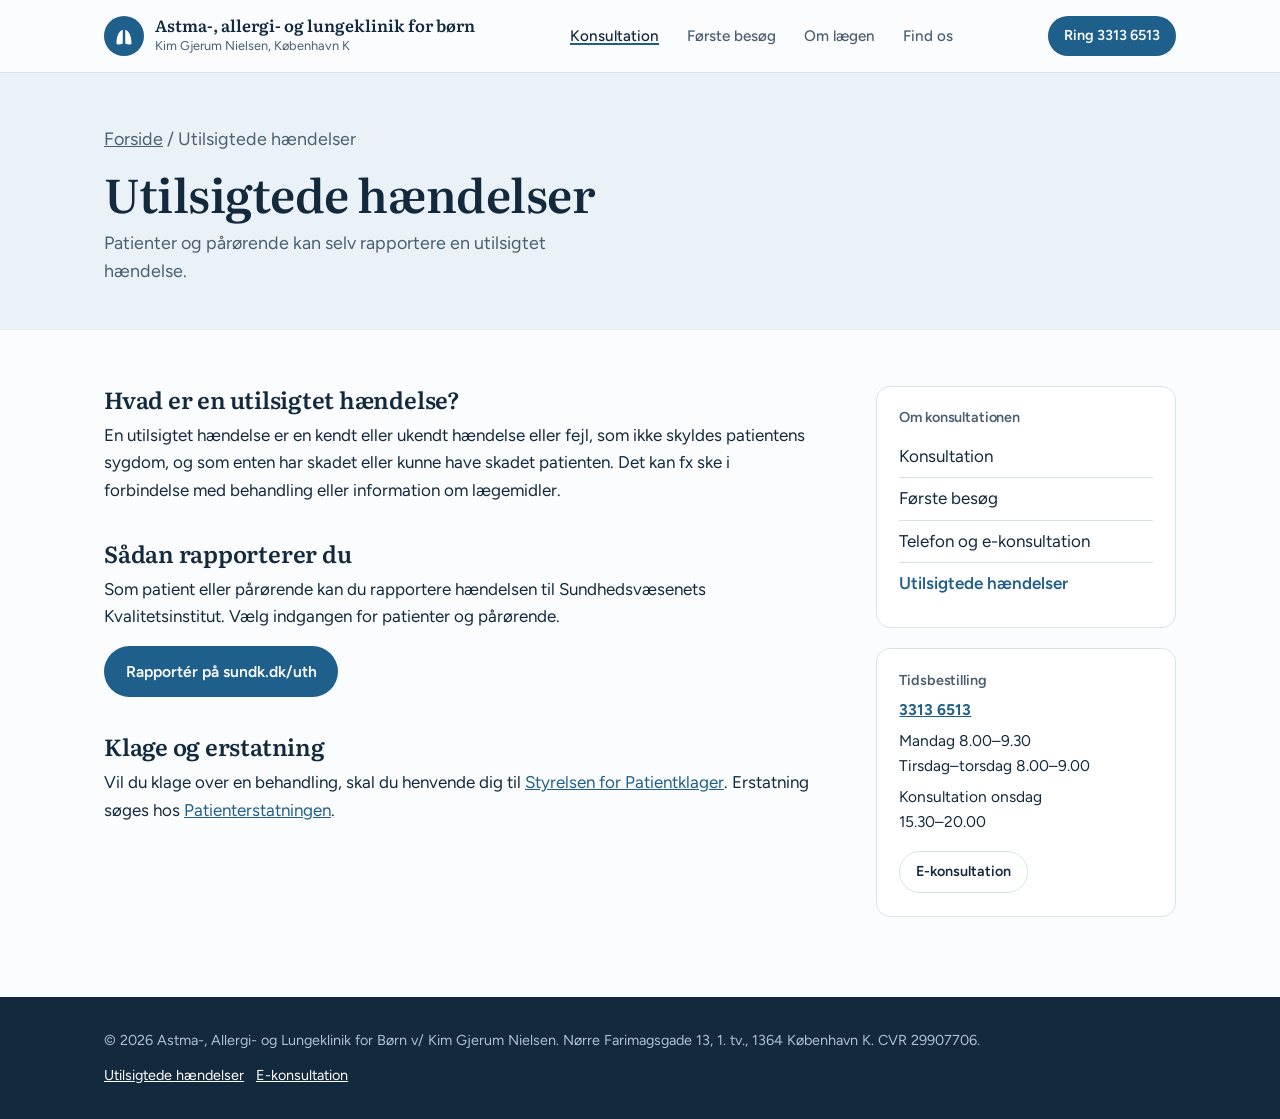
<file: utilsigtede-haendelser/index.html>
<!DOCTYPE html>
<html lang="da">
<head>
<meta charset="UTF-8">
<meta name="viewport" content="width=device-width, initial-scale=1">
<title>Utilsigtede hændelser | Astma-, allergi- og lungeklinik for børn</title>
<meta name="description" content="Sådan rapporterer du som patient eller pårørende en utilsigtet hændelse.">
<link rel="canonical" href="https://boerneastmaallergilunge.dk/utilsigtede-haendelser/">
<link rel="icon" href="data:image/svg+xml,<svg xmlns='http://www.w3.org/2000/svg' viewBox='0 0 32 32'><circle cx='16' cy='16' r='16' fill='%231f5f8b'/><path d='M10 22c0-6 2-10 5-11v11c-2 1-5 1-5 0zm12 0c0-6-2-10-5-11v11c2 1 5 1 5 0z' fill='white'/></svg>">
<link rel="preconnect" href="https://fonts.googleapis.com">
<link rel="preconnect" href="https://fonts.gstatic.com" crossorigin>
<link href="https://fonts.googleapis.com/css2?family=Literata:opsz,wght@7..72,400;7..72,600&family=Figtree:wght@400;500;600&display=swap" rel="stylesheet">
<link rel="stylesheet" href="../style.css">
</head>
<body>
<header>
  <div class="wrap bar">
    <a href="../" class="brand" aria-label="Forside">
      <svg width="40" height="40" viewBox="0 0 32 32" aria-hidden="true"><circle cx="16" cy="16" r="16" fill="#1f5f8b"/><path d="M10 22c0-6 2-10 5-11v11c-2 1-5 1-5 0zm12 0c0-6-2-10-5-11v11c2 1 5 1 5 0z" fill="#fff"/></svg>
      <span><strong>Astma-, allergi- og lungeklinik for børn</strong><small>Kim Gjerum Nielsen, København K</small></span>
    </a>
    <button class="menu-toggle" aria-expanded="false" aria-controls="menu">Menu</button>
    <ul class="menu" id="menu">
      <li><a href="../konsultation/" class="active">Konsultation</a></li>
      <li><a href="../ny-patient/">Første besøg</a></li>
      <li><a href="../#om">Om lægen</a></li>
      <li><a href="../find-os/">Find os</a></li>
    </ul>
    <a href="tel:33136513" class="btn btn-solid btn-small">Ring 3313 6513</a>
  </div>
</header>

<main>
  <div class="page-head">
    <div class="wrap">
      <p class="crumbs"><a href="../">Forside</a> / Utilsigtede hændelser</p>
      <h1>Utilsigtede hændelser</h1>
      <p>Patienter og pårørende kan selv rapportere en utilsigtet hændelse.</p>
    </div>
  </div>
  <div class="page">
    <div class="wrap page-grid">
      <div class="prose">

        <h2>Hvad er en utilsigtet hændelse?</h2>
        <p>En utilsigtet hændelse er en kendt eller ukendt hændelse eller fejl, som ikke skyldes patientens sygdom, og som enten har skadet eller kunne have skadet patienten. Det kan fx ske i forbindelse med behandling eller information om lægemidler.</p>

        <h2>Sådan rapporterer du</h2>
        <p>Som patient eller pårørende kan du rapportere hændelsen til Sundhedsvæsenets Kvalitetsinstitut. Vælg indgangen for patienter og pårørende.</p>
        <p><a href="https://sundk.dk/uth" target="_blank" rel="noopener" class="btn btn-solid">Rapportér på sundk.dk/uth</a></p>

        <h2>Klage og erstatning</h2>
        <p>Vil du klage over en behandling, skal du henvende dig til <a href="https://stpk.dk/" target="_blank" rel="noopener">Styrelsen for Patientklager</a>. Erstatning søges hos <a href="https://patienterstatningen.dk/" target="_blank" rel="noopener">Patienterstatningen</a>.</p>
      </div>
      <aside class="side">
        <div class="side-box">
          <h2>Om konsultationen</h2>
          <ul class="subnav"><li><a href="../konsultation/">Konsultation</a></li><li><a href="../ny-patient/">Første besøg</a></li><li><a href="../telefonkonsultation1/">Telefon og e-konsultation</a></li><li><a href="../utilsigtede-haendelser/" aria-current="page">Utilsigtede hændelser</a></li></ul>
        </div>
        <div class="side-box">
          <h2>Tidsbestilling</h2>
          <p><a href="tel:33136513"><strong>3313 6513</strong></a></p>
          <p>Mandag 8.00–9.30<br>Tirsdag–torsdag 8.00–9.00</p>
          <p>Konsultation onsdag<br>15.30–20.00</p>
          <a href="https://patientportal.egclinea.com/?id=648" target="_blank" rel="noopener" class="btn btn-line btn-small">E-konsultation</a>
        </div>
      </aside>
    </div>
  </div>
</main>

<footer>
  <div class="wrap foot">
    <p>© <span id="year">2026</span> Astma-, Allergi- og Lungeklinik for Børn v/ Kim Gjerum Nielsen. Nørre Farimagsgade 13, 1. tv., 1364 København K. CVR 29907706.</p>
    <p><a href="../utilsigtede-haendelser/">Utilsigtede hændelser</a> &nbsp; <a href="https://patientportal.egclinea.com/?id=648" target="_blank" rel="noopener">E-konsultation</a></p>
  </div>
</footer>

<script>
  document.getElementById('year').textContent = new Date().getFullYear();
  const t = document.querySelector('.menu-toggle'), m = document.getElementById('menu');
  t.addEventListener('click', () => { const o = m.classList.toggle('open'); t.setAttribute('aria-expanded', o); });
  m.querySelectorAll('a').forEach(a => a.addEventListener('click', () => { m.classList.remove('open'); t.setAttribute('aria-expanded', false); }));
</script>
</body>
</html>
</file>
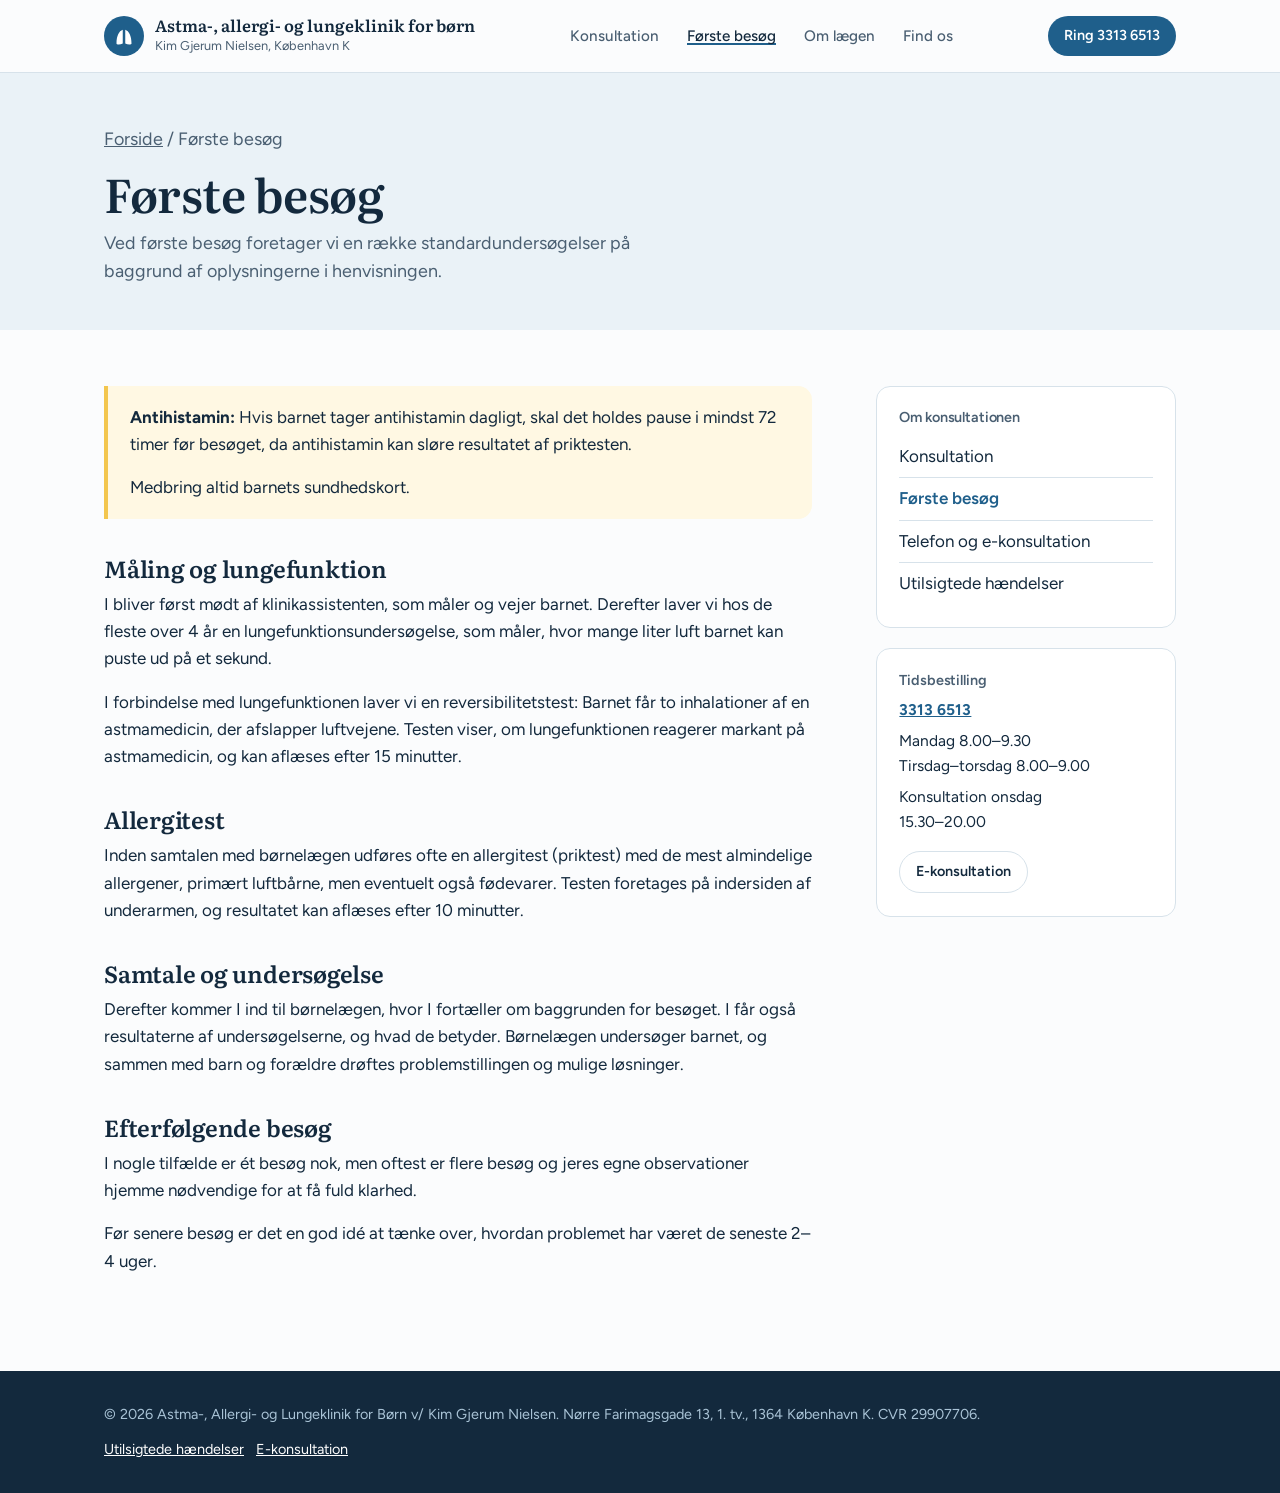
<file: konsultation/ny-patient/index.html>
<!DOCTYPE html>
<html lang="da">
<head>
<meta charset="UTF-8">
<title>Siden er flyttet</title>
<link rel="canonical" href="https://boerneastmaallergilunge.dk/ny-patient/">
<meta name="robots" content="noindex">
<meta http-equiv="refresh" content="0; url=../../ny-patient/">
</head>
<body>
<p>Siden er flyttet. <a href="../../ny-patient/">Fortsæt her</a>.</p>
</body>
</html>
</file>
<file: style.css>
:root {
  --ink: #13293d;
  --ink-soft: #4a5f72;
  --blue: #1f5f8b;
  --blue-dark: #174a6d;
  --mist: #eaf2f7;
  --mint: #e3f1ea;
  --sun: #f3c64e;
  --paper: #fbfcfd;
  --line: #d7e2ea;
  --radius: 14px;
  --wrap: 1120px;
}
*, *::before, *::after { box-sizing: border-box; margin: 0; padding: 0; }
html { scroll-behavior: smooth; scroll-padding-top: 80px; }
body {
  font-family: 'Figtree', system-ui, -apple-system, 'Segoe UI', sans-serif;
  font-size: 1.0625rem; line-height: 1.6;
  color: var(--ink); background: var(--paper);
}
img { max-width: 100%; height: auto; display: block; }
a { color: var(--blue); }
a[href^="tel:"] { white-space: nowrap; }
h1, h2, h3 { font-family: 'Literata', Georgia, serif; font-weight: 600; line-height: 1.15; letter-spacing: -0.01em; }
.wrap { max-width: var(--wrap); margin: 0 auto; padding: 0 1.5rem; }
:focus-visible { outline: 3px solid var(--sun); outline-offset: 2px; border-radius: 4px; }

/* Header */
header {
  position: sticky; top: 0; z-index: 50;
  background: rgba(251,252,253,0.94); backdrop-filter: blur(10px);
  border-bottom: 1px solid var(--line);
}
.bar { display: flex; align-items: center; justify-content: space-between; height: 72px; gap: 1rem; }
.brand { display: flex; align-items: center; gap: 0.7rem; text-decoration: none; color: var(--ink); }
.brand svg { flex-shrink: 0; }
.brand strong { display: block; font-family: 'Literata', Georgia, serif; font-weight: 600; font-size: 1.02rem; line-height: 1.2; }
.brand small { display: block; font-size: 0.8rem; color: var(--ink-soft); }
.menu { display: flex; align-items: center; gap: 1.75rem; list-style: none; }
.menu a { color: var(--ink-soft); text-decoration: none; font-weight: 500; font-size: 0.95rem; }
.menu a:hover { color: var(--blue); }
.menu-toggle { display: none; background: none; border: 1px solid var(--line); border-radius: 8px; padding: 0.45rem 0.7rem; font: inherit; font-size: 0.9rem; color: var(--ink); cursor: pointer; }

.btn {
  display: inline-flex; align-items: center; gap: 0.5rem;
  padding: 0.8rem 1.35rem; border-radius: 999px;
  font-weight: 600; font-size: 0.98rem; text-decoration: none;
  transition: background-color 0.15s, color 0.15s, border-color 0.15s;
}
.btn-solid { background: var(--blue); color: #fff; }
.btn-solid:hover { background: var(--blue-dark); }
.btn-line { border: 1.5px solid var(--line); color: var(--ink); background: #fff; }
.btn-line:hover { border-color: var(--blue); color: var(--blue); }
.btn-small { padding: 0.55rem 1rem; font-size: 0.9rem; }

/* Hero */
.hero { padding: 4.5rem 0 3.5rem; }
.hero-grid { display: grid; grid-template-columns: 1.05fr 1fr; gap: 3.5rem; align-items: center; }
.hero h1 { font-size: clamp(2.2rem, 4.4vw, 3.4rem); margin-bottom: 1.25rem; max-width: 14ch; }
.hero p { color: var(--ink-soft); font-size: 1.15rem; max-width: 46ch; margin-bottom: 2rem; }
.actions { display: flex; flex-wrap: wrap; gap: 0.75rem; }
.hero-photo { position: relative; }
.hero-photo img { width: 100%; aspect-ratio: 16 / 11; object-fit: cover; border-radius: 22px; }
.hero-photo figcaption {
  position: absolute; left: 1.25rem; bottom: -1.5rem;
  background: #fff; border: 1px solid var(--line); border-radius: var(--radius);
  padding: 0.9rem 1.2rem; box-shadow: 0 10px 30px rgba(19,41,61,0.10);
  font-size: 0.92rem; line-height: 1.4;
}
.hero-photo figcaption strong { display: block; font-family: 'Literata', Georgia, serif; font-size: 1.05rem; }

/* Info band */
.band { background: var(--ink); color: #fff; margin-top: 3rem; }
.band-grid { display: grid; grid-template-columns: repeat(3, 1fr); }
.band-item { padding: 1.6rem 1.5rem; border-left: 1px solid rgba(255,255,255,0.12); }
.band-item:first-child { border-left: 0; padding-left: 0; }
.band-item h3 { font-family: 'Figtree', sans-serif; font-size: 0.85rem; font-weight: 500; color: #a9c3d6; margin-bottom: 0.3rem; }
.band-item p { font-size: 1.02rem; }
.band-item a { color: #fff; text-decoration: none; border-bottom: 1px solid rgba(255,255,255,0.35); }
.band-item a:hover { border-color: var(--sun); }

/* Sections */
section { padding: 5.5rem 0; }
.head { max-width: 40rem; margin-bottom: 2.75rem; }
.head h2 { font-size: clamp(1.8rem, 3vw, 2.4rem); margin-bottom: 0.75rem; }
.head p { color: var(--ink-soft); }

/* Behandling */
.areas { display: grid; grid-template-columns: repeat(3, 1fr); gap: 0 2.5rem; }
.area { padding: 1.5rem 0 1.75rem; border-top: 2px solid var(--line); }
.area h3 { font-size: 1.2rem; margin-bottom: 0.45rem; }
.area p { color: var(--ink-soft); font-size: 0.98rem; }

/* Tidsbestilling */
.booking { background: var(--mist); }
.booking-grid { display: grid; grid-template-columns: 1.2fr 1fr; gap: 3rem; align-items: start; }
.steps { list-style: none; counter-reset: s; display: grid; gap: 1rem; }
.steps li {
  counter-increment: s; position: relative;
  background: #fff; border-radius: var(--radius); padding: 1.35rem 1.5rem 1.35rem 4.25rem;
}
.steps li::before {
  content: counter(s); position: absolute; left: 1.35rem; top: 1.3rem;
  width: 2rem; height: 2rem; border-radius: 50%;
  background: var(--blue); color: #fff; font-weight: 600; font-size: 0.95rem;
  display: grid; place-items: center;
}
.steps h3 { font-family: 'Figtree', sans-serif; font-size: 1.05rem; font-weight: 600; margin-bottom: 0.2rem; }
.steps p { color: var(--ink-soft); font-size: 0.98rem; }
.callbox { background: #fff; border-radius: var(--radius); padding: 2rem; }
.callbox .label { color: var(--ink-soft); font-size: 0.95rem; }
.callbox .phone { font-family: 'Literata', Georgia, serif; font-size: 2.3rem; font-weight: 600; color: var(--ink); text-decoration: none; display: inline-block; margin: 0.1rem 0 1.25rem; }
.callbox .phone:hover { color: var(--blue); }
.times { width: 100%; border-collapse: collapse; margin-bottom: 1.5rem; font-size: 0.98rem; }
.times td { padding: 0.55rem 0; border-top: 1px solid var(--line); }
.times td:last-child { text-align: right; font-variant-numeric: tabular-nums; }
.callbox .note { font-size: 0.9rem; color: var(--ink-soft); margin-top: 1rem; }

/* Om lægen */
.about-grid { display: grid; grid-template-columns: 0.8fr 1.2fr; gap: 4rem; align-items: start; }
.about-grid img { width: 100%; aspect-ratio: 4 / 5; object-fit: cover; border-radius: 22px; }
.about-text p { color: var(--ink-soft); margin-bottom: 1rem; max-width: 60ch; }
.about-text p strong { color: var(--ink); font-weight: 600; }
.timeline { list-style: none; margin-top: 2rem; border-left: 2px solid var(--line); }
.timeline li { position: relative; padding: 0 0 1.25rem 1.5rem; }
.timeline li::before {
  content: ''; position: absolute; left: -7px; top: 0.45rem;
  width: 12px; height: 12px; border-radius: 50%; background: var(--paper); border: 2px solid var(--blue);
}
.timeline li:last-child { padding-bottom: 0; }
.timeline b { font-variant-numeric: tabular-nums; color: var(--blue); margin-right: 0.5rem; }

/* Find os */
.find { background: var(--mint); }
.find-grid { display: grid; grid-template-columns: 1.5fr 1fr; gap: 2rem; align-items: stretch; }
.map { border-radius: var(--radius); overflow: hidden; background: #d9e6df; min-height: 420px; }
.map iframe { width: 100%; height: 100%; min-height: 420px; border: 0; display: block; }
.contact { background: #fff; border-radius: var(--radius); padding: 2rem; display: grid; gap: 1.4rem; align-content: start; }
.contact h3 { font-family: 'Figtree', sans-serif; font-size: 0.9rem; font-weight: 600; color: var(--ink-soft); margin-bottom: 0.2rem; }
.contact p { line-height: 1.55; }
.contact a { text-decoration: none; font-weight: 500; }
.contact a:hover { text-decoration: underline; }

footer { background: var(--ink); color: #a9c3d6; font-size: 0.9rem; padding: 2rem 0; }
.foot { display: flex; flex-wrap: wrap; justify-content: space-between; gap: 0.75rem 2rem; }
footer a { color: #fff; }


/* Undersider */
.menu a.active { color: var(--ink); box-shadow: inset 0 -2px 0 var(--blue); }
.page-head { background: var(--mist); padding: 3.25rem 0 2.75rem; }
.crumbs { font-size: 0.9rem; color: var(--ink-soft); margin-bottom: 0.75rem; }
.crumbs a { color: var(--ink-soft); }
.page-head h1 { font-size: clamp(2rem, 4vw, 2.9rem); margin-bottom: 0.6rem; }
.page-head p { color: var(--ink-soft); font-size: 1.12rem; max-width: 48ch; }
.page { padding: 3.5rem 0 5rem; }
.page-grid { display: grid; grid-template-columns: minmax(0, 1fr) 300px; gap: 4rem; align-items: start; }
.prose { max-width: 66ch; }
.prose h2 { font-size: 1.45rem; margin: 2.25rem 0 0.6rem; }
.prose > :first-child { margin-top: 0; }
.prose p { margin-bottom: 1rem; }
.prose ul, .prose ol { margin: 0 0 1rem 1.25rem; }
.prose li { margin-bottom: 0.4rem; }
.callout { background: #fff8e3; border-left: 4px solid var(--sun); border-radius: 0 var(--radius) var(--radius) 0; padding: 1.1rem 1.35rem; margin: 1.5rem 0; }
.callout p:last-child { margin-bottom: 0; }
.side { display: grid; gap: 1.25rem; position: sticky; top: 96px; }
.side-box { background: #fff; border: 1px solid var(--line); border-radius: var(--radius); padding: 1.4rem; }
.side-box h2 { font-family: 'Figtree', sans-serif; font-size: 0.9rem; font-weight: 600; color: var(--ink-soft); margin-bottom: 0.6rem; }
.subnav { list-style: none; }
.subnav a { display: block; padding: 0.45rem 0; text-decoration: none; color: var(--ink); border-top: 1px solid var(--line); }
.subnav li:first-child a { border-top: 0; }
.subnav a:hover { color: var(--blue); }
.subnav a[aria-current] { color: var(--blue); font-weight: 600; }
.side-box p { font-size: 0.97rem; margin-bottom: 0.4rem; }
.side-box .btn { margin-top: 0.6rem; }
.link-list { list-style: none; margin: 0 0 1rem; }
.link-list li { padding: 0.9rem 0; border-top: 1px solid var(--line); }
.link-list li:last-child { border-bottom: 1px solid var(--line); }
.link-list a { font-weight: 600; }
.link-list span { display: block; color: var(--ink-soft); font-size: 0.97rem; }
.map-full { border-radius: var(--radius); overflow: hidden; background: #d9e6df; }
.map-full iframe { width: 100%; height: 440px; border: 0; display: block; }
@media (max-width: 900px) {
  .page-grid { grid-template-columns: 1fr; gap: 2.5rem; }
  .side { position: static; }
}

@media (max-width: 900px) {
  .hero-grid, .booking-grid, .about-grid, .find-grid { grid-template-columns: 1fr; }
  .hero { padding-top: 2.5rem; }
  .hero-photo { margin-top: 0.5rem; }
  .areas { grid-template-columns: 1fr 1fr; }
  .band-grid { grid-template-columns: 1fr; }
  .band-item, .band-item:first-child { border-left: 0; padding: 1.1rem 0; border-top: 1px solid rgba(255,255,255,0.12); }
  .band-item:first-child { border-top: 0; }
  .about-grid img { max-width: 380px; }
  .menu-toggle { display: block; }
  .menu {
    display: none; position: absolute; top: 72px; left: 0; right: 0;
    flex-direction: column; align-items: flex-start; gap: 0;
    background: var(--paper); border-bottom: 1px solid var(--line); padding: 0.5rem 1.5rem 1rem;
  }
  .menu.open { display: flex; }
  .menu li { width: 100%; }
  .menu a { display: block; padding: 0.7rem 0; font-size: 1.05rem; }
  .bar .btn-small { display: none; }
}
@media (max-width: 560px) {
  .brand small { display: none; }
  .brand strong { font-size: 0.92rem; }
  .areas { grid-template-columns: 1fr; }
  section { padding: 4rem 0; }
  .hero-photo figcaption { position: static; margin-top: 0.75rem; box-shadow: none; }
  .callbox .phone { font-size: 2rem; }
}
@media (prefers-reduced-motion: reduce) { html { scroll-behavior: auto; } }
</file>
